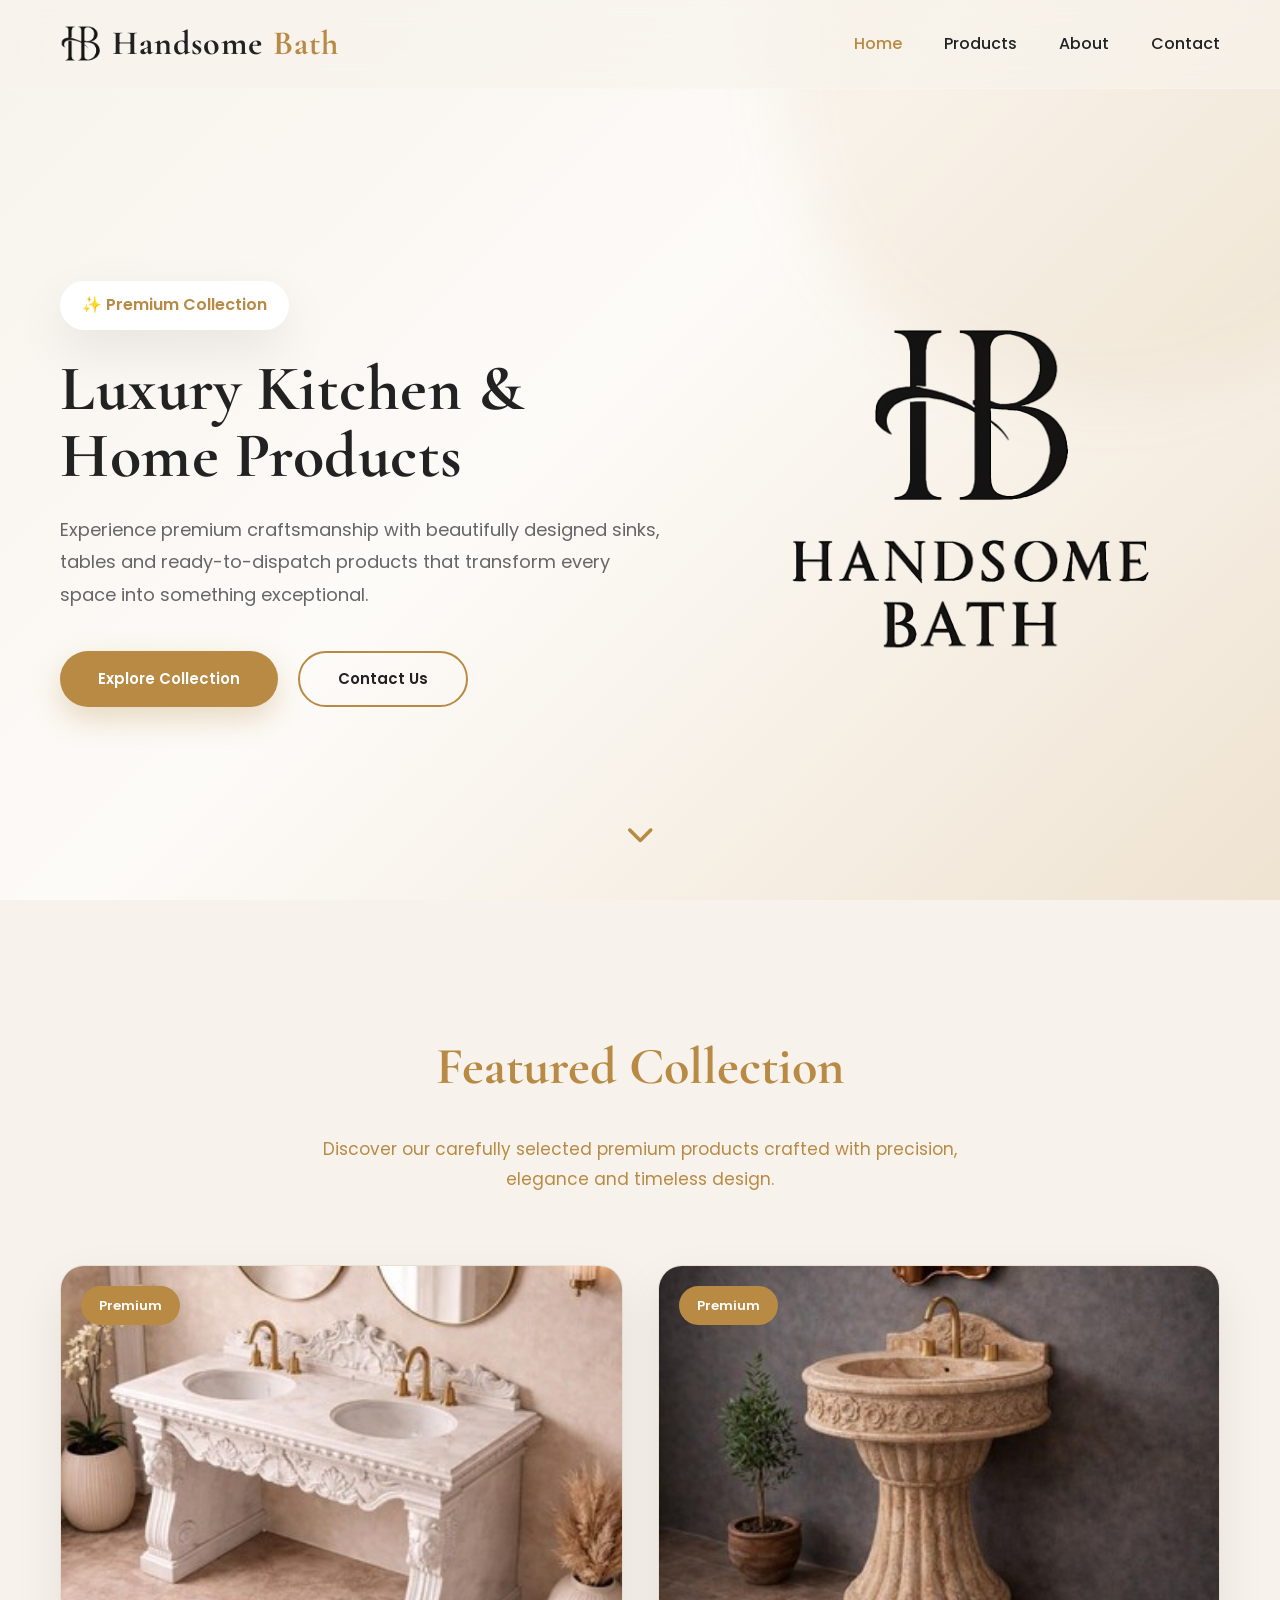
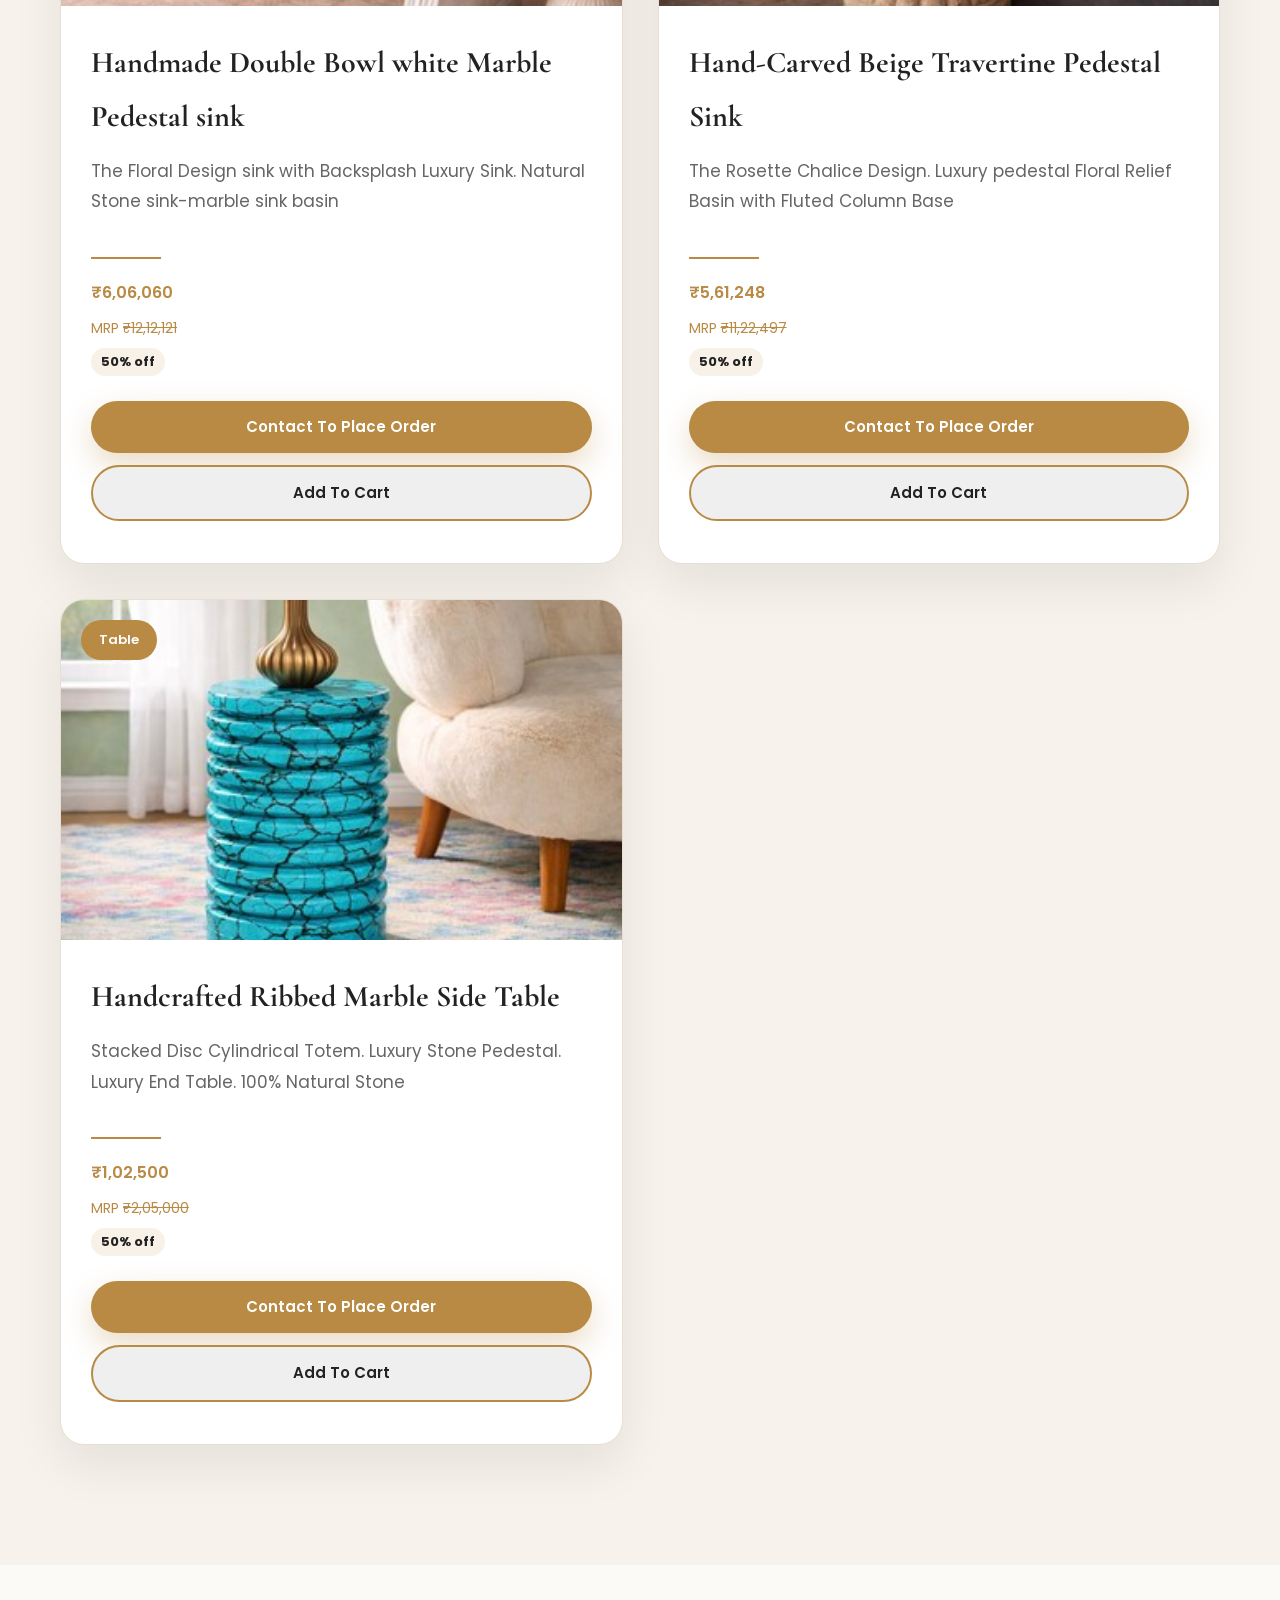
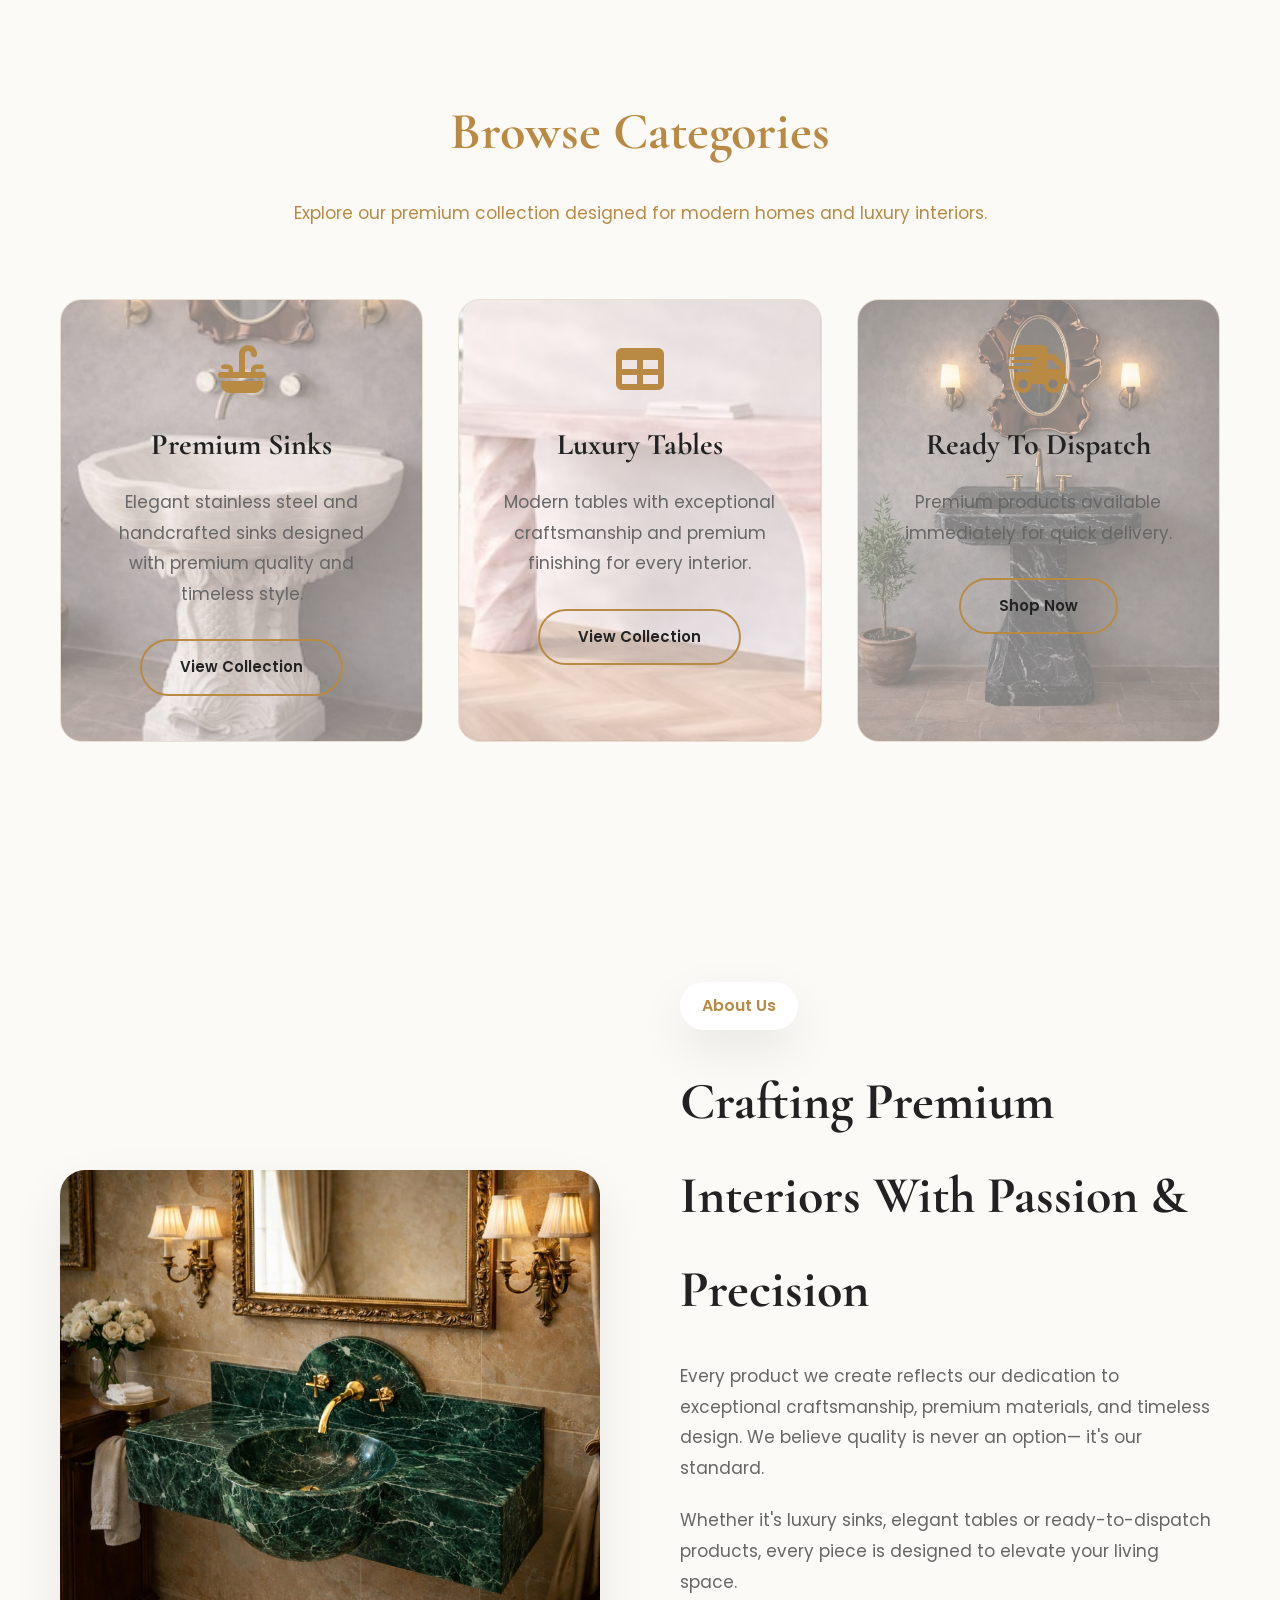
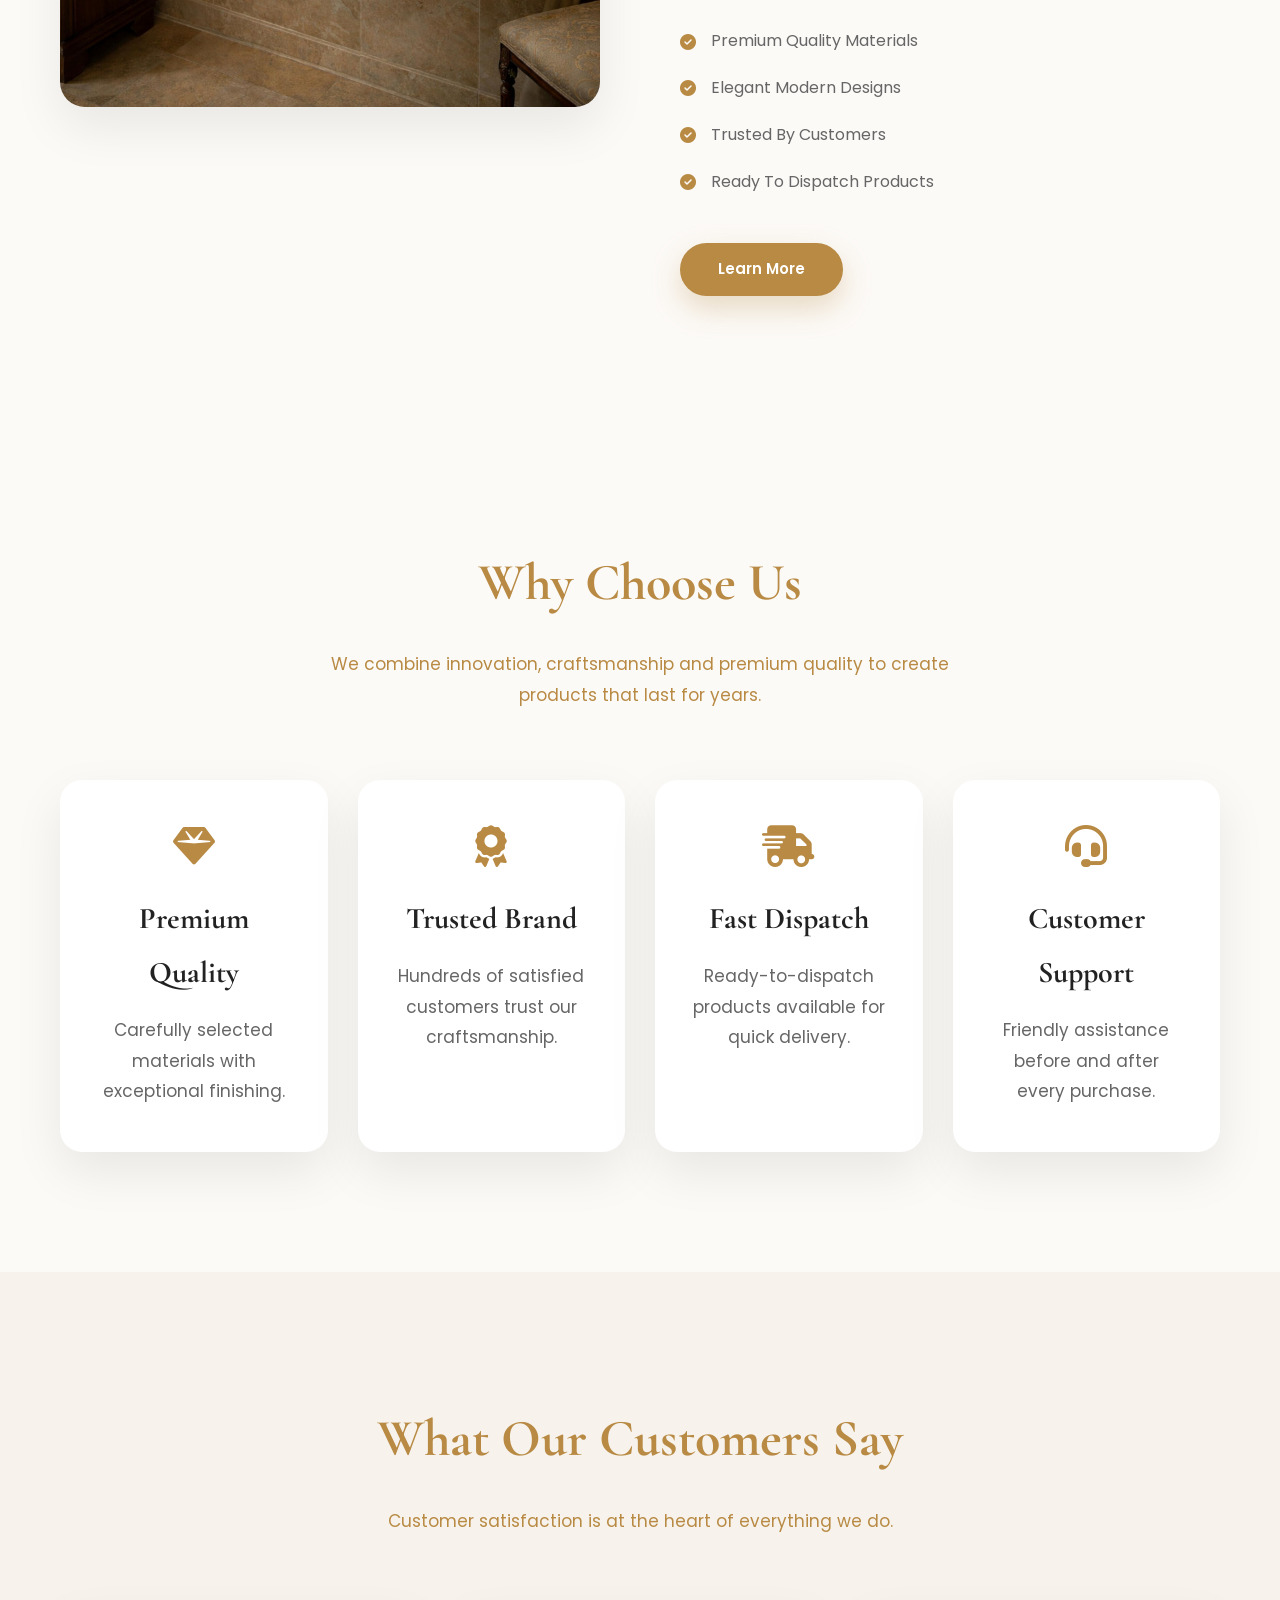
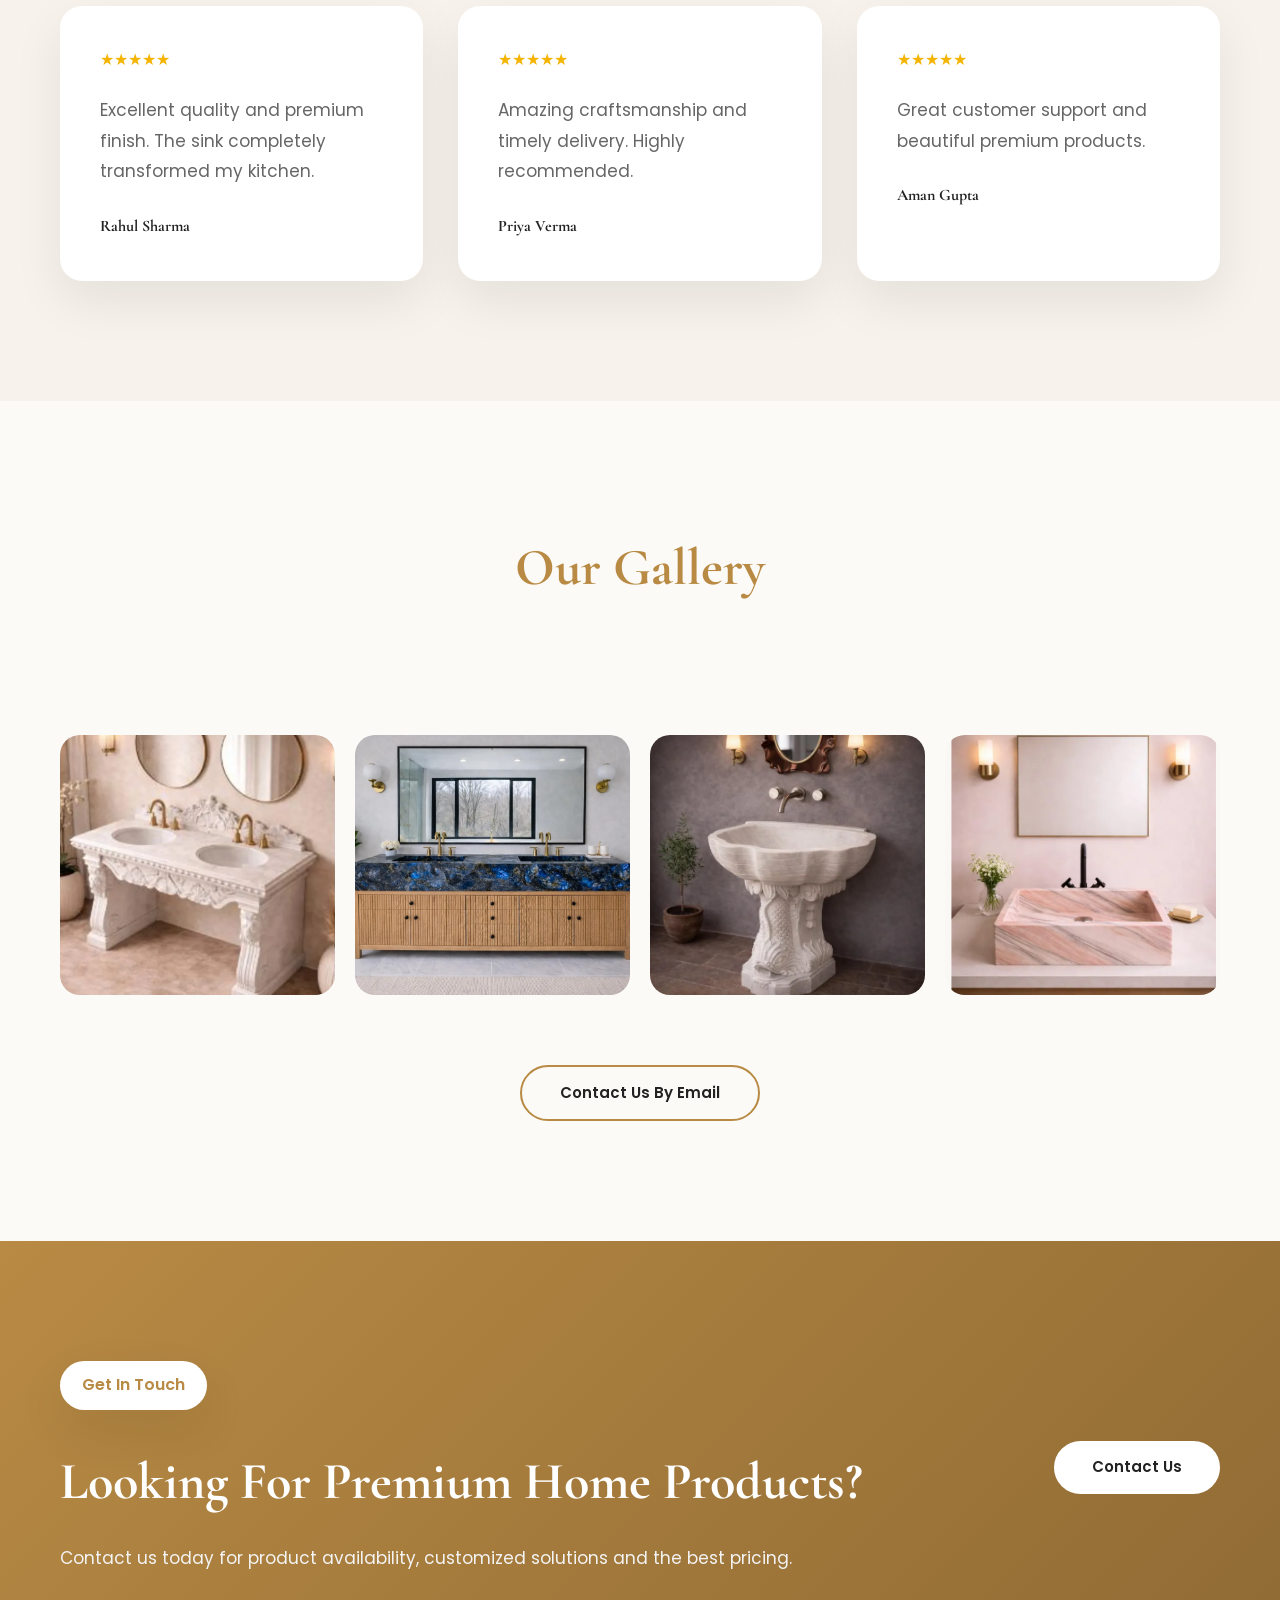
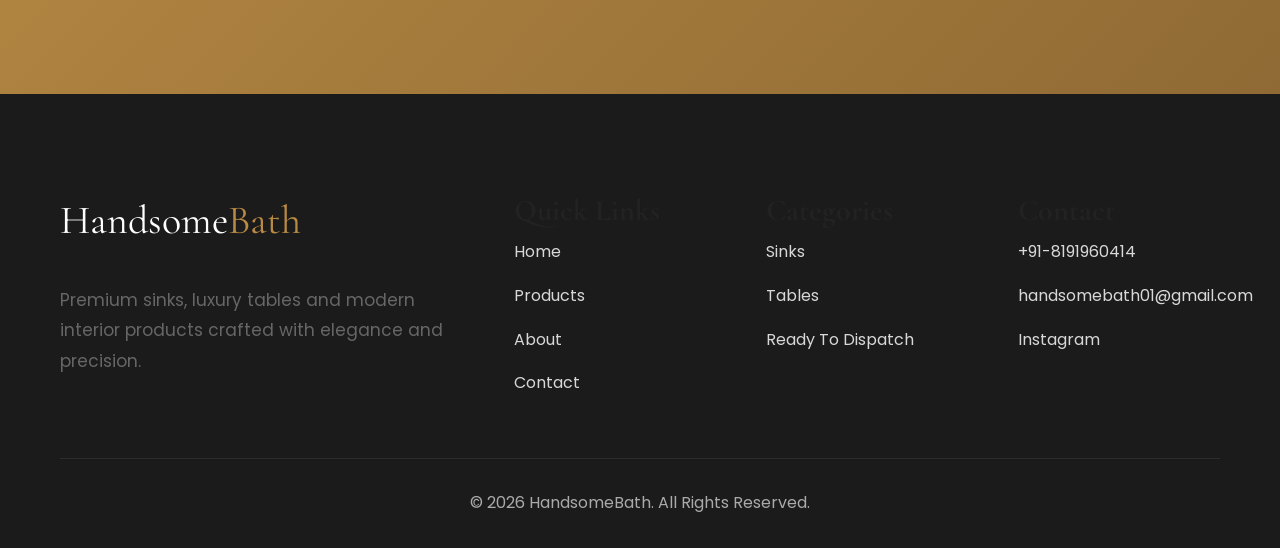
<file: index.html>
<!DOCTYPE html>
<html lang="en">

<head>

    <meta charset="UTF-8">

    <meta name="viewport"
          content="width=device-width, initial-scale=1.0">

    <title>HandsomeBath | Premium Kitchen & Interior</title>

    <meta name="description"
          content="Premium sinks, luxury tables and ready-to-dispatch interior products.">

    <link rel="icon"
          href="assets/images/logo/favicon.png">

    <!-- Google Fonts are imported in CSS -->

    <link rel="stylesheet"
          href="assets/css/style.css">

    <link rel="stylesheet"
          href="assets/css/responsive.css">

    <link rel="stylesheet"
          href="https://cdnjs.cloudflare.com/ajax/libs/font-awesome/6.6.0/css/all.min.css">

</head>

<body>

<!--=========================================================
HEADER
==========================================================-->

<header>

    <div class="container navbar">

        <a href="index.html"
           class="logo">
            <img src="assets/images/logo/handsome-bath-monogram.png" alt="Handsome Bath Logo" class="nav-logo">
            Handsome<span>Bath</span>
        </a>

        <ul class="nav-links">

            <li>

                <a href="index.html"
                   class="active">

                    Home

                </a>

            </li>

            <li>

                <a href="products.html">

                    Products

                </a>

            </li>

            <li>

                <a href="about.html">

                    About

                </a>

            </li>

            <li>

                <a href="contact.html">

                    Contact

                </a>

            </li>

        </ul>

        <div class="menu-btn">

            <i class="fa-solid fa-bars"></i>

        </div>

    </div>

</header>





<!--=========================================================
HERO
==========================================================-->

<section class="hero">

<div class="container">

<div class="hero-wrapper">




<!-- LEFT -->

<div class="hero-content reveal">

<div class="hero-tag">

✨ Premium Collection

</div>

<h1>

Luxury Kitchen
&
Home Products

</h1>

<p>

Experience premium craftsmanship with beautifully
designed sinks, tables and ready-to-dispatch
products that transform every space into
something exceptional.

</p>

<div class="hero-buttons">

<a href="products.html"
class="btn btn-primary">

Explore Collection

</a>

<a href="contact.html"
class="btn btn-outline">

Contact Us

</a>

</div>

</div>





<!-- RIGHT -->

<div class="hero-image reveal">

<img src="assets/images/hero/handsome-bath-logo.png"
alt="Handsome Bath Logo"
class="hero-logo">

</div>

</div>

</div>

<div class="scroll-down">

<i class="fa-solid fa-chevron-down"></i>

</div>

</section>





<!--=========================================================
FEATURED COLLECTION
==========================================================-->

<section class="featured">

<div class="container">

<h2 class="section-title reveal">

Featured Collection

</h2>

<p class="section-subtitle reveal">

Discover our carefully selected premium products
crafted with precision, elegance and timeless design.

</p>





<div class="product-grid">

    <div class="product-card reveal">
        <div class="product-image">
            <span class="product-badge">Premium</span>
            <img src="assets/images/products/il_340x270.7879505067_onnh.jpg" alt="Handmade Double Bowl white Marble Pedestal sink - The Floral Design sink with Backsplash Luxury Sink - Natural Stone sink-marble sink basin">
        </div>
        <div class="product-content">
            <h3>Handmade Double Bowl white Marble Pedestal sink</h3>
            <p>The Floral Design sink with Backsplash Luxury Sink. Natural Stone sink-marble sink basin</p>
            <div class="product-divider"></div>
            <div class="product-price-block">
                <div class="product-price">₹6,06,060</div>
                <div class="product-mrp">MRP <span>₹12,12,121</span></div>
                <div class="product-discount">50% off</div>
            </div>
            <a href="https://wa.me/918191960414?text=Hello%20HandsomeBath%2C%20I%20am%20interested%20in%20ordering%20the%20'Handmade%20Double%20Bowl%20white%20Marble%20Pedestal%20sink'%20priced%20at%20%E2%82%B96%2C06%2C060." target="_blank" rel="noopener" class="btn btn-primary">Contact To Place Order</a>
            <button class="btn btn-outline add-to-cart" type="button" data-name="Handmade Double Bowl white Marble Pedestal sink" data-price="606060" data-image="assets/images/products/il_340x270.7879505067_onnh.jpg">Add To Cart</button>
        </div>
    </div>

    <div class="product-card reveal">
        <div class="product-image">
            <span class="product-badge">Premium</span>
            <img src="assets/images/products/il_340x270.7838852772_ny1l.jpg" alt="Hand-Carved Beige Travertine Pedestal Sink - The Rosette Chalice Design - Luxury pedestal Floral Relief Basin with Fluted Column Base">
        </div>
        <div class="product-content">
            <h3>Hand-Carved Beige Travertine Pedestal Sink</h3>
            <p>The Rosette Chalice Design. Luxury pedestal Floral Relief Basin with Fluted Column Base</p>
            <div class="product-divider"></div>
            <div class="product-price-block">
                <div class="product-price">₹5,61,248</div>
                <div class="product-mrp">MRP <span>₹11,22,497</span></div>
                <div class="product-discount">50% off</div>
            </div>
            <a href="https://wa.me/918191960414?text=Hello%20HandsomeBath%2C%20I%20am%20interested%20in%20ordering%20the%20'Hand-Carved%20Beige%20Travertine%20Pedestal%20Sink'%20priced%20at%20%E2%82%B95%2C61%2C248." target="_blank" rel="noopener" class="btn btn-primary">Contact To Place Order</a>
            <button class="btn btn-outline add-to-cart" type="button" data-name="Hand-Carved Beige Travertine Pedestal Sink" data-price="561248" data-image="assets/images/products/il_340x270.7838852772_ny1l.jpg">Add To Cart</button>
        </div>
    </div>

    <div class="product-card reveal">
        <div class="product-image">
            <span class="product-badge">Table</span>
            <img src="assets/images/products/il_340x270.7688243954_1jl7.jpg" alt="Handcrafted Ribbed Marble Side Table - Stacked Disc Cylindrical Totem - Luxury Stone Pedestal - Luxury End Table - 100% Natural Stone">
        </div>
        <div class="product-content">
            <h3>Handcrafted Ribbed Marble Side Table</h3>
            <p>Stacked Disc Cylindrical Totem. Luxury Stone Pedestal. Luxury End Table. 100% Natural Stone</p>
            <div class="product-divider"></div>
            <div class="product-price-block">
                <div class="product-price">₹1,02,500</div>
                <div class="product-mrp">MRP <span>₹2,05,000</span></div>
                <div class="product-discount">50% off</div>
            </div>
            <a href="https://wa.me/918191960414?text=Hello%20HandsomeBath%2C%20I%20am%20interested%20in%20ordering%20the%20'Handcrafted%20Ribbed%20Marble%20Side%20Table'%20priced%20at%20%E2%82%B91%2C02%2C500." target="_blank" rel="noopener" class="btn btn-primary">Contact To Place Order</a>
            <button class="btn btn-outline add-to-cart" type="button" data-name="Handcrafted Ribbed Marble Side Table" data-price="102500" data-image="assets/images/products/il_340x270.7688243954_1jl7.jpg">Add To Cart</button>
        </div>
    </div>

</div>

</div>

</section>
<!--=========================================================
OUR CATEGORIES
==========================================================-->

<section class="categories">

    <div class="container">

        <h2 class="section-title reveal">

            Browse Categories

        </h2>

        <p class="section-subtitle reveal">

            Explore our premium collection designed for modern
            homes and luxury interiors.

        </p>

        <div class="category-grid">

            <!-- Category 1 -->

            <div class="category-card sinks-bg reveal">

                <i class="fa-solid fa-sink"></i>

                <h3>

                    Premium Sinks

                </h3>

                <p>

                    Elegant stainless steel and handcrafted sinks
                    designed with premium quality and timeless style.

                </p>

                <a href="products.html#sinks"
                   class="btn btn-outline">

                    View Collection

                </a>

            </div>

            <!-- Category 2 -->

            <div class="category-card tables-bg reveal">

                <i class="fa-solid fa-table"></i>

                <h3>

                    Luxury Tables

                </h3>

                <p>

                    Modern tables with exceptional craftsmanship
                    and premium finishing for every interior.

                </p>

                <a href="products.html#tables"
                   class="btn btn-outline">

                    View Collection

                </a>

            </div>

            <!-- Category 3 -->

            <div class="category-card ready-bg reveal">

                <i class="fa-solid fa-truck-fast"></i>

                <h3>

                    Ready To Dispatch

                </h3>

                <p>

                    Premium products available immediately
                    for quick delivery.

                </p>

                <a href="products.html#ready"
                   class="btn btn-outline">

                    Shop Now

                </a>

            </div>

        </div>

    </div>

</section>





<!--=========================================================
ABOUT PREVIEW
==========================================================-->

<section class="about">

    <div class="container">

        <div class="about-wrapper">

            <!-- Image -->

            <div class="about-image reveal">

                <img src="assets/images/about/premium-interiors-green-basin.png"
                     alt="About Us">

            </div>





            <!-- Content -->

            <div class="about-content reveal">

                <div class="hero-tag">

                    About Us

                </div>

                <h2>

                    Crafting Premium Interiors
                    With Passion & Precision

                </h2>

                <p>

                    Every product we create reflects our
                    dedication to exceptional craftsmanship,
                    premium materials, and timeless design.
                    We believe quality is never an option—
                    it's our standard.

                </p>

                <p>

                    Whether it's luxury sinks, elegant
                    tables or ready-to-dispatch products,
                    every piece is designed to elevate
                    your living space.

                </p>

                <ul class="about-list">

                    <li>

                        <i class="fa-solid fa-circle-check"></i>

                        Premium Quality Materials

                    </li>

                    <li>

                        <i class="fa-solid fa-circle-check"></i>

                        Elegant Modern Designs

                    </li>

                    <li>

                        <i class="fa-solid fa-circle-check"></i>

                        Trusted By Customers

                    </li>

                    <li>

                        <i class="fa-solid fa-circle-check"></i>

                        Ready To Dispatch Products

                    </li>

                </ul>

                <br>

                <a href="about.html"
                   class="btn btn-primary">

                    Learn More

                </a>

            </div>

        </div>

    </div>

</section>





<!--=========================================================
WHY CHOOSE US
==========================================================-->

<section class="features">

    <div class="container">

        <h2 class="section-title reveal">

            Why Choose Us

        </h2>

        <p class="section-subtitle reveal">

            We combine innovation, craftsmanship and
            premium quality to create products that
            last for years.

        </p>





        <div class="feature-grid">

            <div class="feature-card reveal">

                <i class="fa-solid fa-gem"></i>

                <h3>

                    Premium Quality

                </h3>

                <p>

                    Carefully selected materials
                    with exceptional finishing.

                </p>

            </div>





            <div class="feature-card reveal">

                <i class="fa-solid fa-award"></i>

                <h3>

                    Trusted Brand

                </h3>

                <p>

                    Hundreds of satisfied customers
                    trust our craftsmanship.

                </p>

            </div>





            <div class="feature-card reveal">

                <i class="fa-solid fa-truck-fast"></i>

                <h3>

                    Fast Dispatch

                </h3>

                <p>

                    Ready-to-dispatch products
                    available for quick delivery.

                </p>

            </div>





            <div class="feature-card reveal">

                <i class="fa-solid fa-headset"></i>

                <h3>

                    Customer Support

                </h3>

                <p>

                    Friendly assistance before
                    and after every purchase.

                </p>

            </div>

        </div>

    </div>

</section>





<!--=========================================================
CUSTOMER REVIEWS
==========================================================-->

<section>

    <div class="container">

        <h2 class="section-title reveal">

            What Our Customers Say

        </h2>

        <p class="section-subtitle reveal">

            Customer satisfaction is at the heart of everything we do.

        </p>





        <div class="testimonial-grid">

            <div class="testimonial reveal">

                <div class="stars">

                    ★★★★★

                </div>

                <p>

                    Excellent quality and premium finish.
                    The sink completely transformed my kitchen.

                </p>

                <h4>

                    Rahul Sharma

                </h4>

            </div>





            <div class="testimonial reveal">

                <div class="stars">

                    ★★★★★

                </div>

                <p>

                    Amazing craftsmanship and timely delivery.
                    Highly recommended.

                </p>

                <h4>

                    Priya Verma

                </h4>

            </div>





            <div class="testimonial reveal">

                <div class="stars">

                    ★★★★★

                </div>

                <p>

                    Great customer support and beautiful
                    premium products.

                </p>

                <h4>

                    Aman Gupta

                </h4>

            </div>

        </div>

    </div>

</section>
<!--=========================================================
INSTAGRAM GALLERY
==========================================================-->

<section class="instagram">

    <div class="container">

        <h2 class="section-title reveal">

            Our Gallery

        </h2>

        <p class="section-subtitle reveal">

            Explore our latest premium collections and
            completed installations.

        </p>





        <div class="instagram-grid">

            <div class="instagram-item reveal">

                <img src="assets/images/about/luxury-home-vanity.png"
                     alt="Luxury stone vanity">

            </div>

            <div class="instagram-item reveal">

                <img src="assets/images/about/passion-stone-vanity.png"
                     alt="Blue stone vanity">

            </div>

            <div class="instagram-item reveal">

                <img src="assets/images/about/manufacturing-basin.png"
                     alt="Handcrafted stone basin">

            </div>

            <div class="instagram-item reveal">

                <img src="assets/images/gallery/pink-stone-basin.png"
                     alt="Pink stone basin">

            </div>

        </div>

        <div class="text-center mt-3">

            <a href="mailto:handsomebath01@gmail.com"
               target="_blank"
               class="btn btn-outline">

                Contact Us By Email

            </a>

        </div>

    </div>

</section>





<!--=========================================================
CALL TO ACTION
==========================================================-->

<section class="cta">

    <div class="container">

        <div class="cta-wrapper">

            <div>

                <div class="hero-tag">

                    Get In Touch

                </div>

                <h2>

                    Looking For Premium
                    Home Products?

                </h2>

                <p>

                    Contact us today for product availability,
                    customized solutions and the best pricing.

                </p>

            </div>





            <a href="contact.html"
               class="btn">

                Contact Us

            </a>

        </div>

    </div>

</section>





<!--=========================================================
FOOTER
==========================================================-->

<footer>

    <div class="container">

        <div class="footer-grid">

            <!-- Company -->

            <div>

                <div class="footer-logo">

                    Handsome<span>Bath</span>

                </div>

                <br>

                <p>

                    Premium sinks, luxury tables and
                    modern interior products crafted
                    with elegance and precision.

                </p>

            </div>





            <!-- Quick Links -->

            <div>

                <h3>

                    Quick Links

                </h3>

                <div class="footer-links">

                    <a href="index.html">

                        Home

                    </a>

                    <a href="products.html">

                        Products

                    </a>

                    <a href="about.html">

                        About

                    </a>

                    <a href="contact.html">

                        Contact

                    </a>

                </div>

            </div>





            <!-- Categories -->

            <div>

                <h3>

                    Categories

                </h3>

                <div class="footer-links">

                    <a href="products.html#sinks">

                        Sinks

                    </a>

                    <a href="products.html#tables">

                        Tables

                    </a>

                    <a href="products.html#ready">

                        Ready To Dispatch

                    </a>

                </div>

            </div>





            <!-- Contact -->

            <div>

                <h3>

                    Contact

                </h3>

                <div class="footer-links">

                    <a href="tel:+918191960414">

                        +91-8191960414

                    </a>

                    <a href="mailto:handsomebath01@gmail.com">

                        handsomebath01@gmail.com

                    </a>

                    <a href="mailto:handsomebath01@gmail.com"
                       target="_blank">

                        Instagram

                    </a>

                </div>

            </div>

        </div>





        <div class="footer-bottom">

            © 2026 HandsomeBath. All Rights Reserved.

        </div>

    </div>

</footer>





<!--=========================================================
BACK TO TOP
==========================================================-->

<div class="top-btn">

    <i class="fa-solid fa-arrow-up"></i>

</div>





<!--=========================================================
JAVASCRIPT
==========================================================-->

<script src="assets/js/script.js"></script>

</body>

</html>
</file>
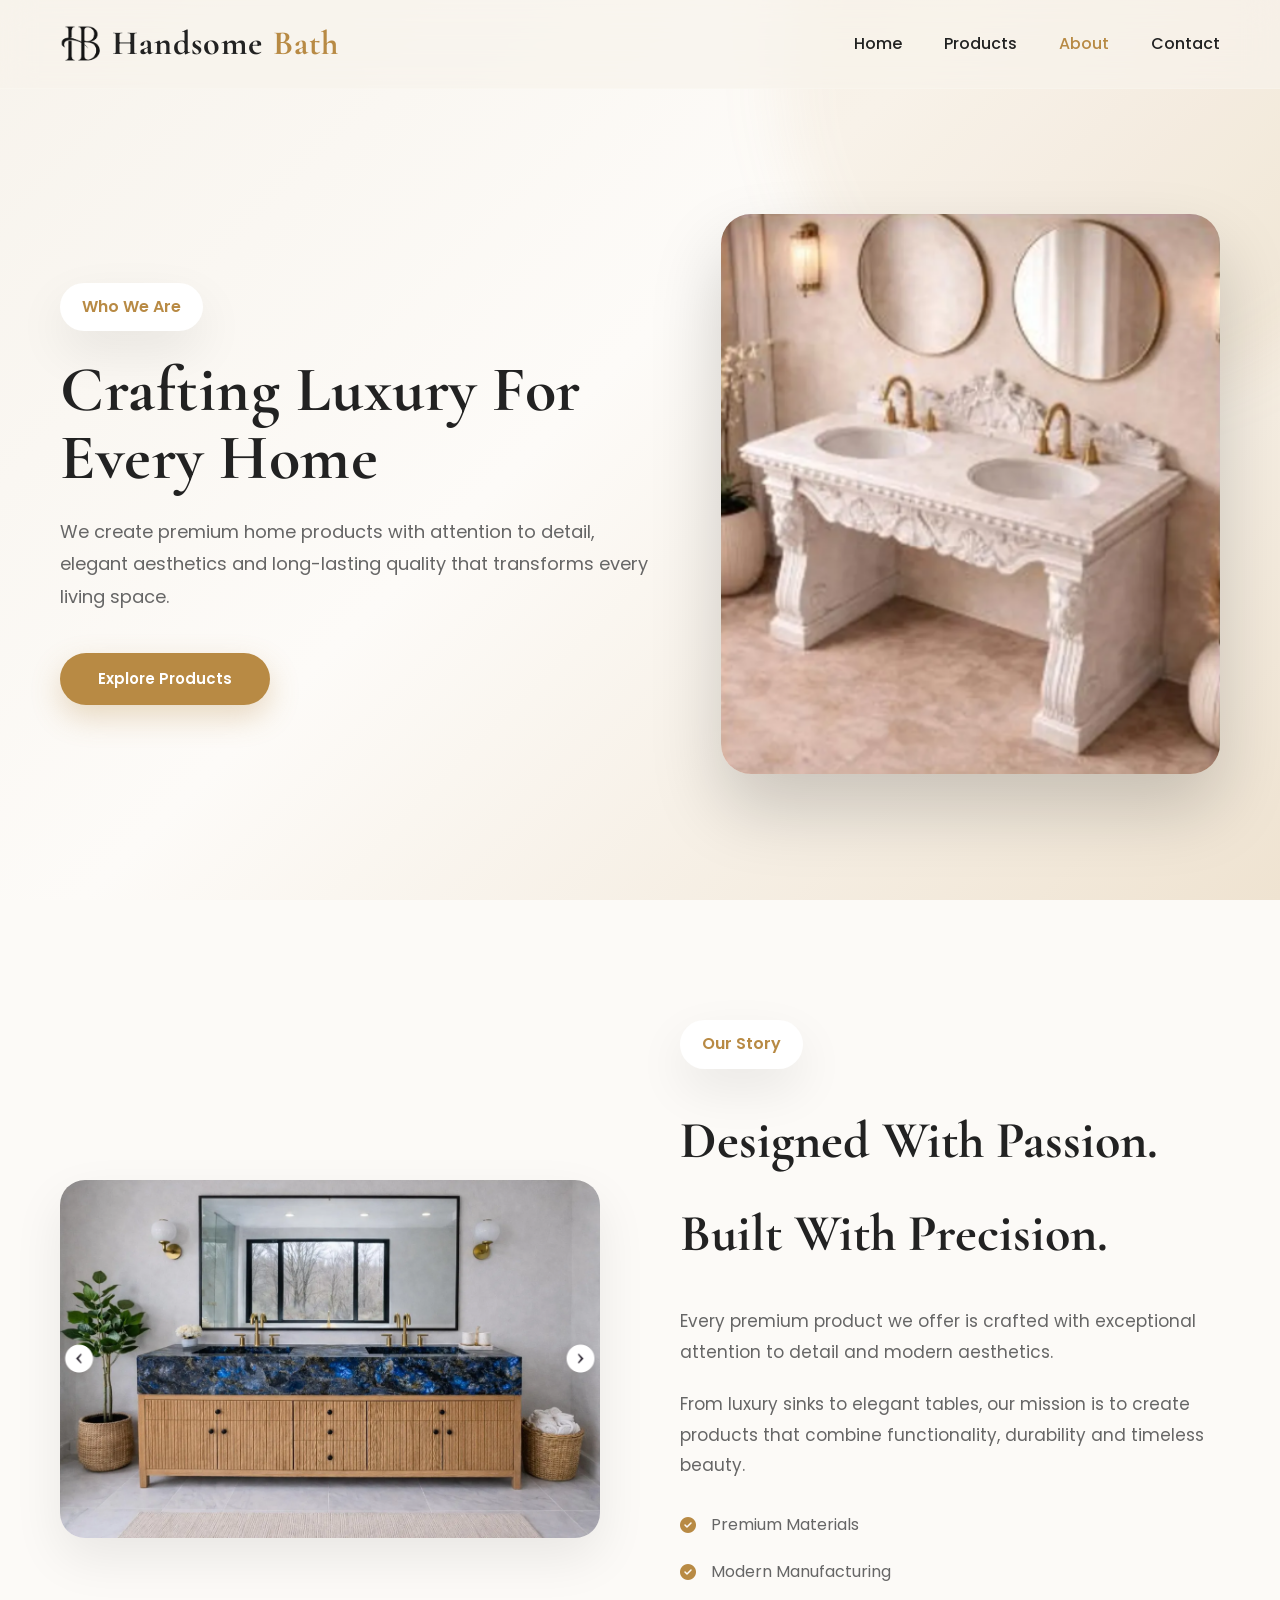
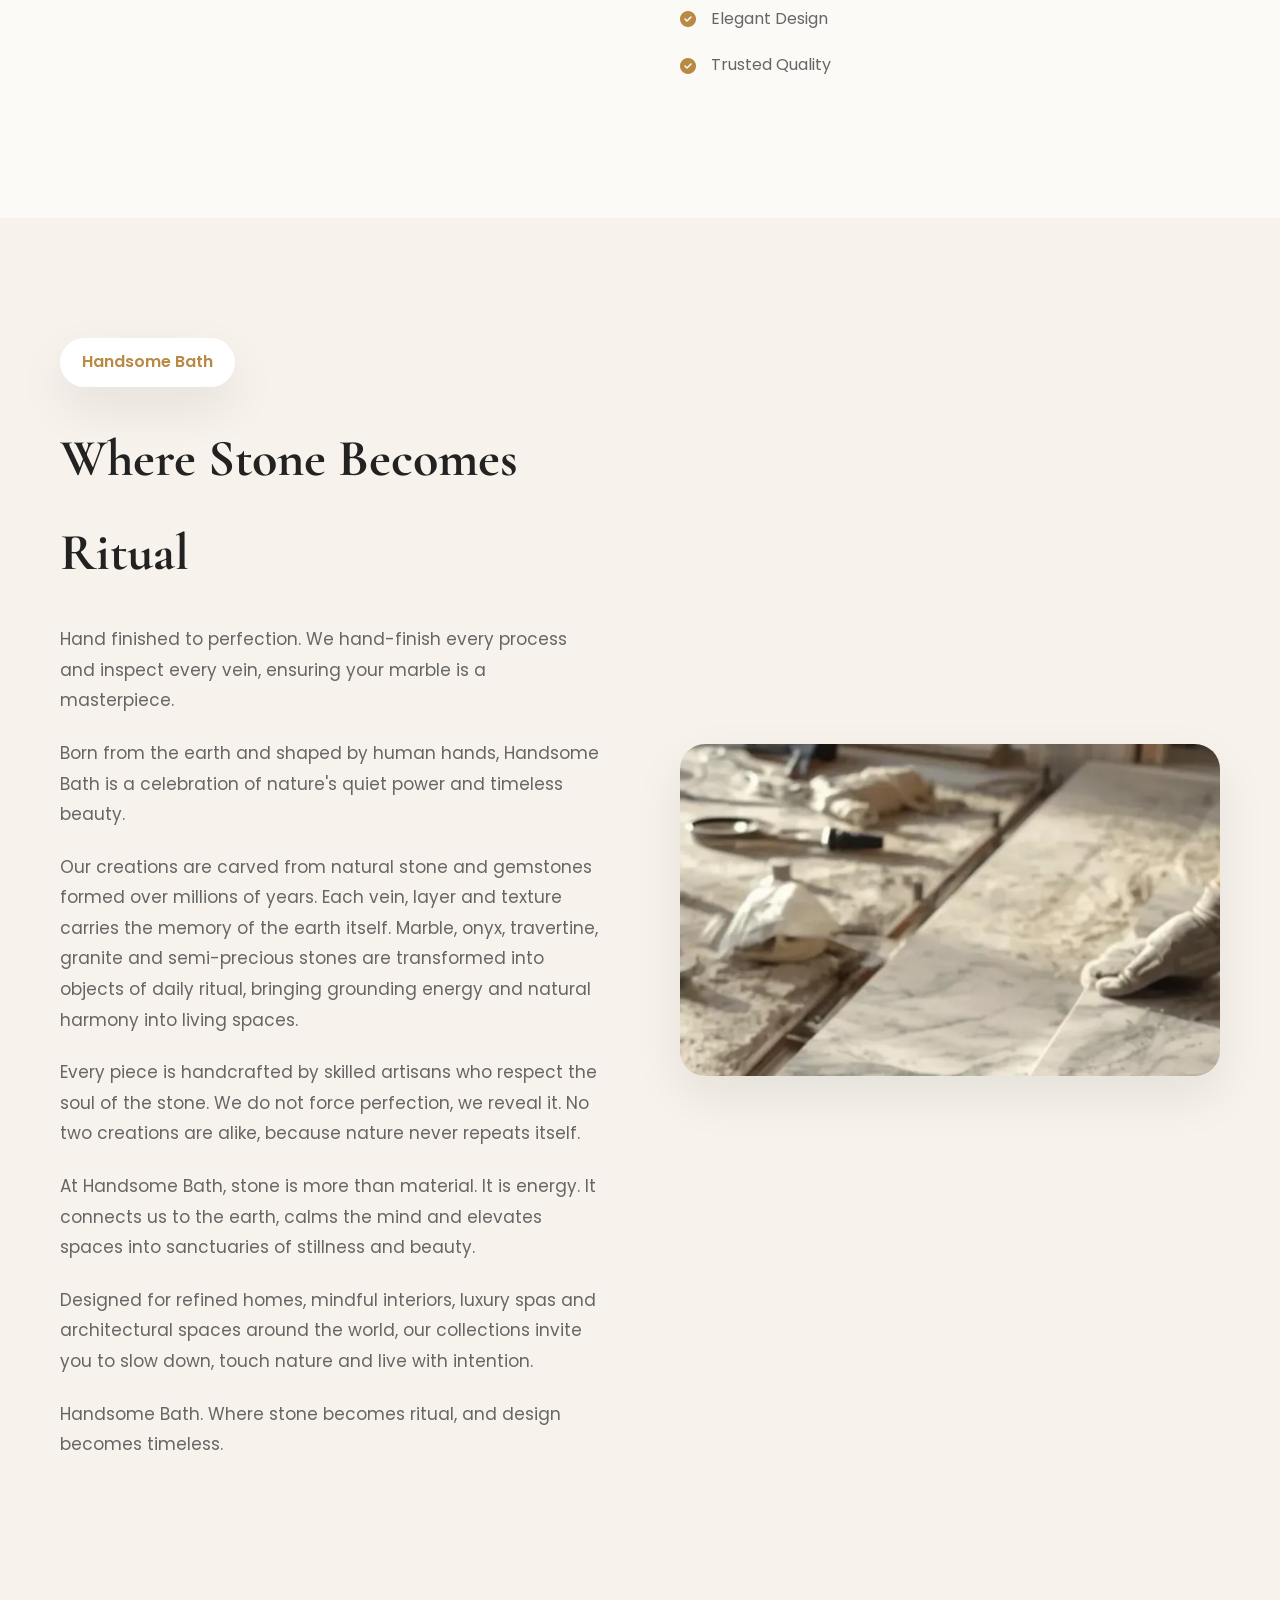
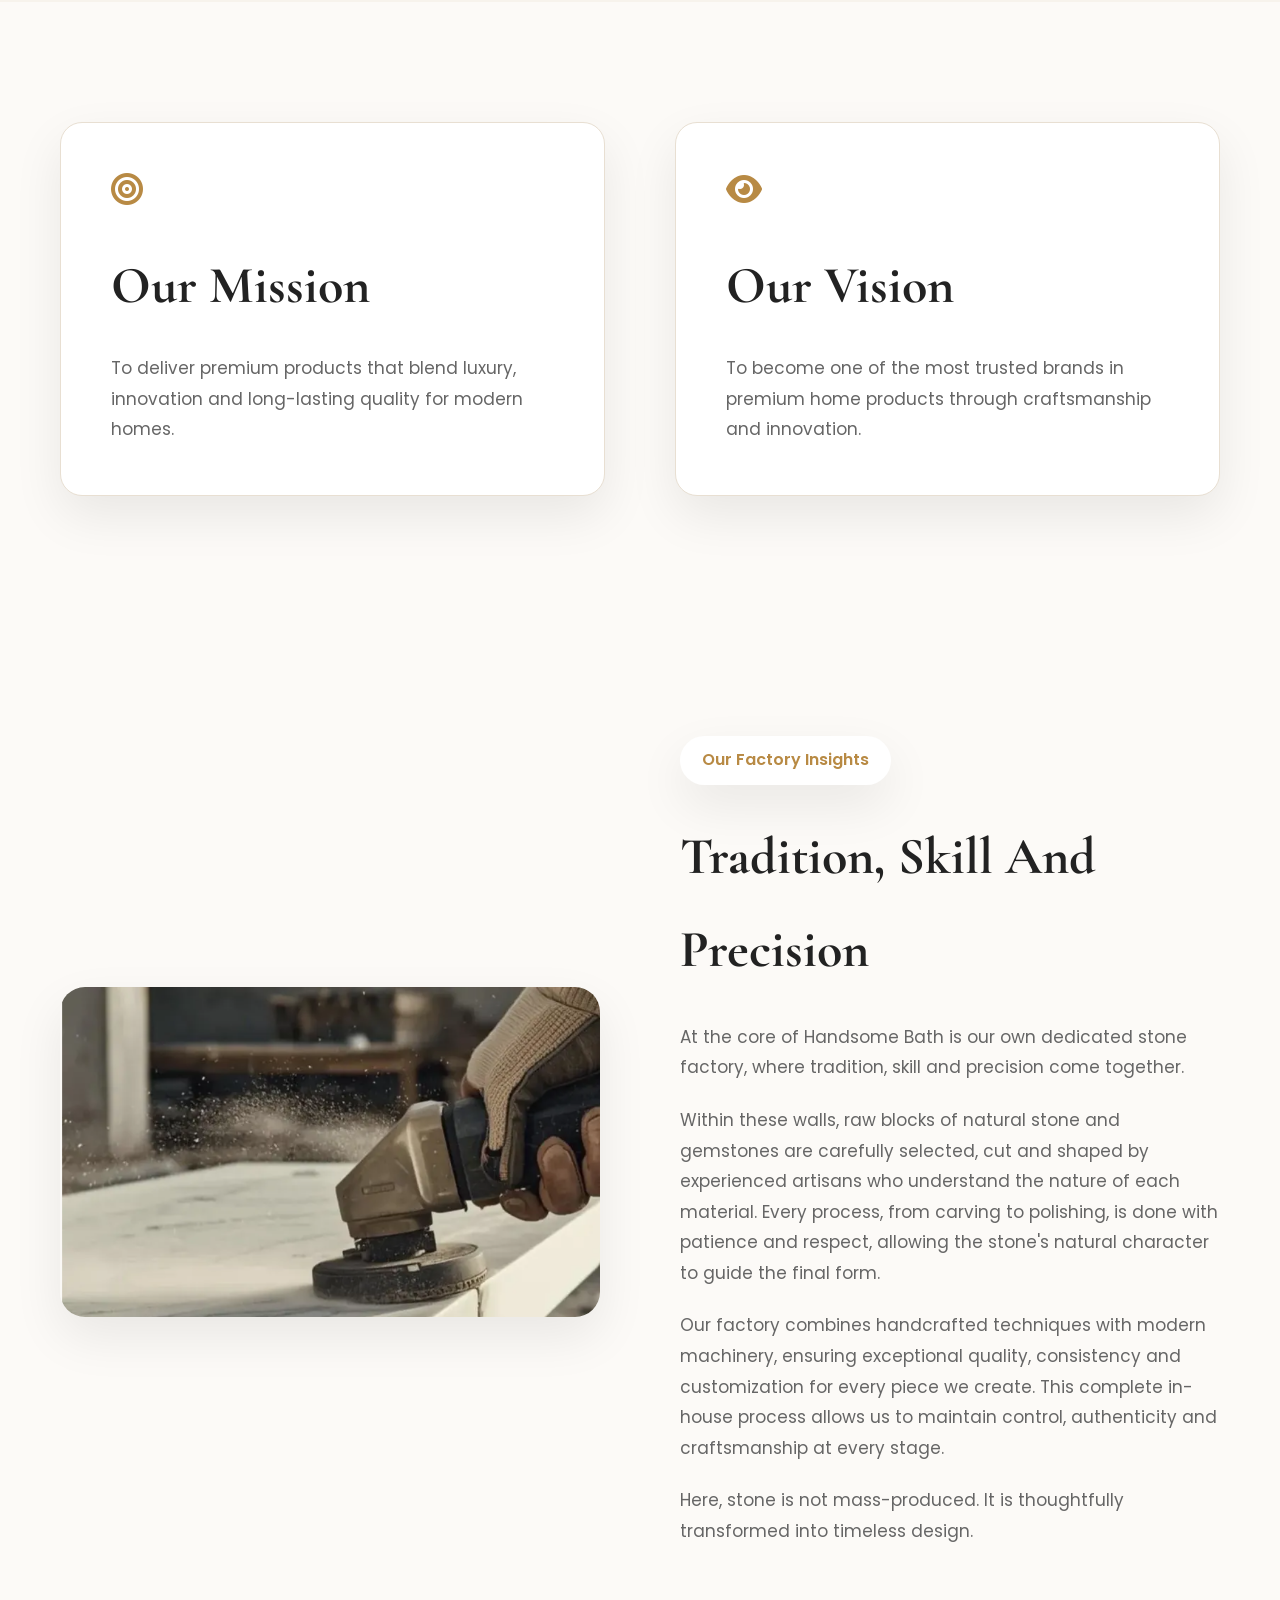
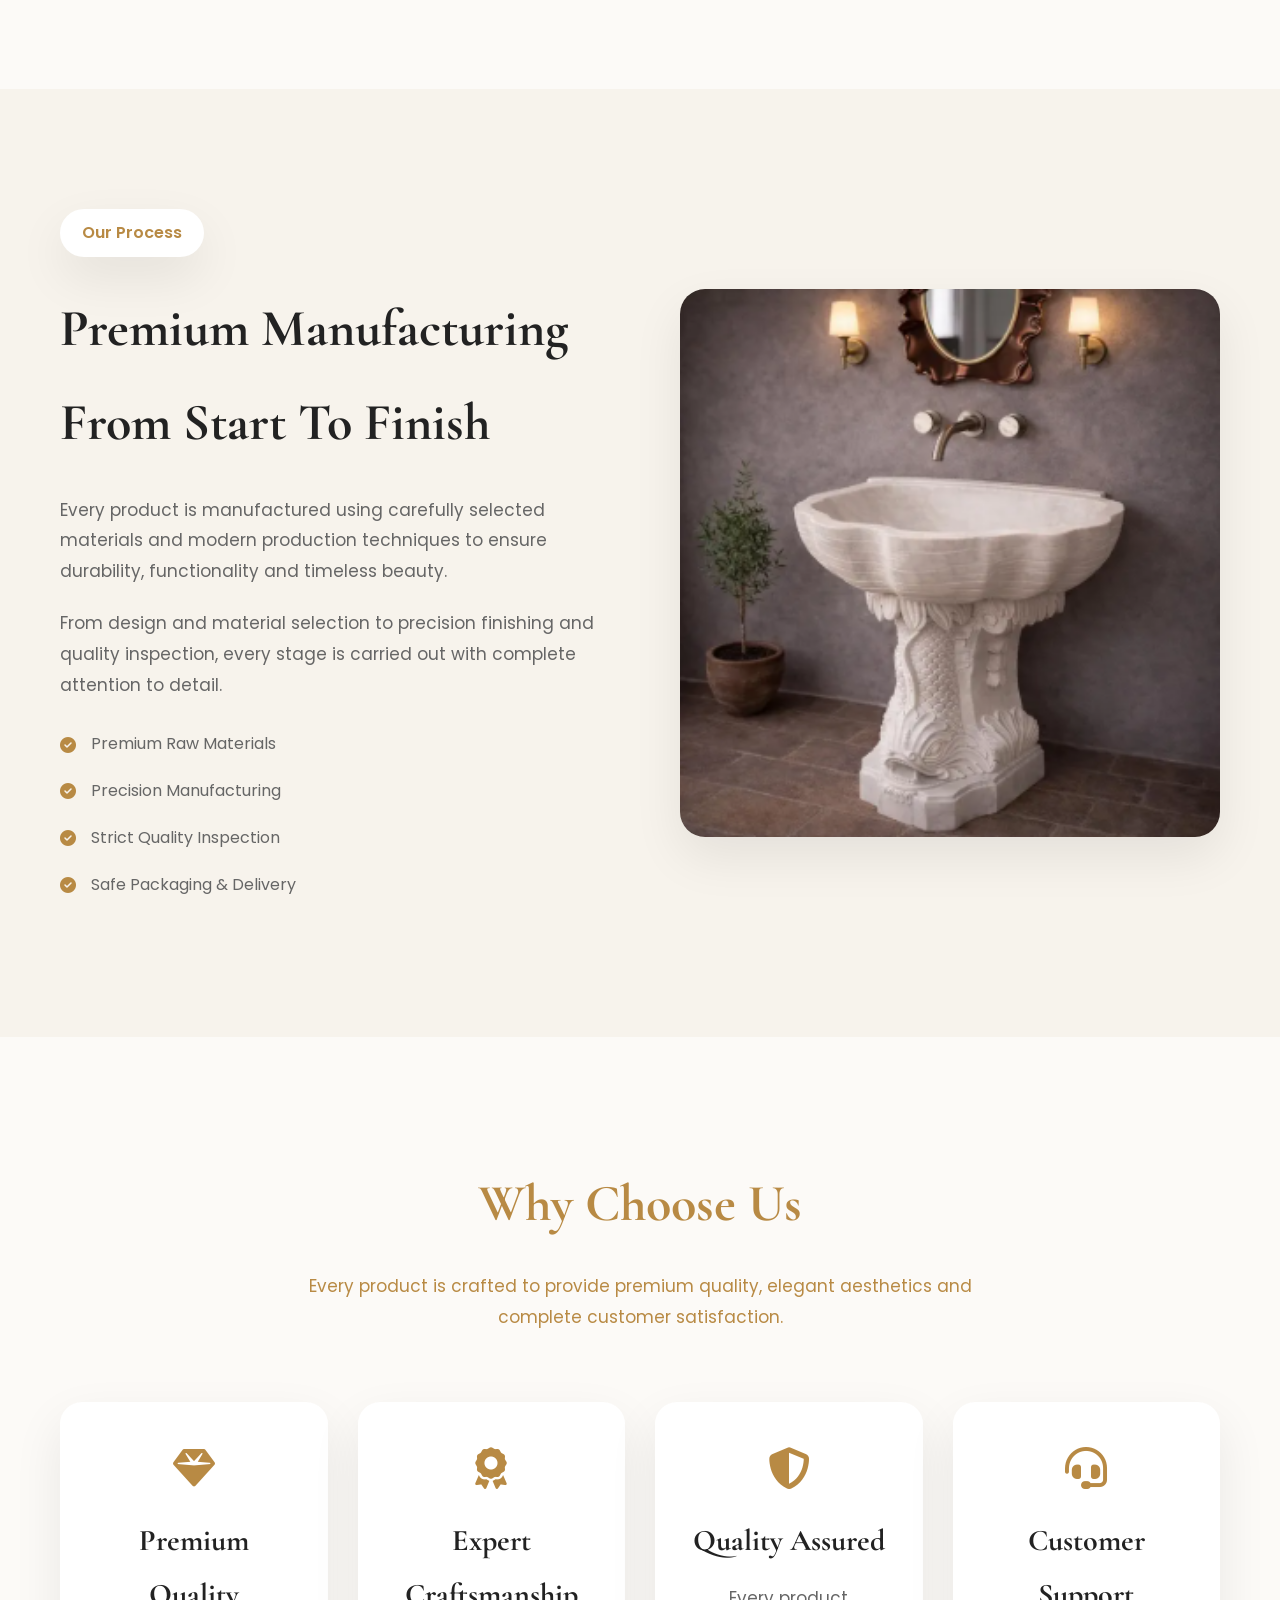
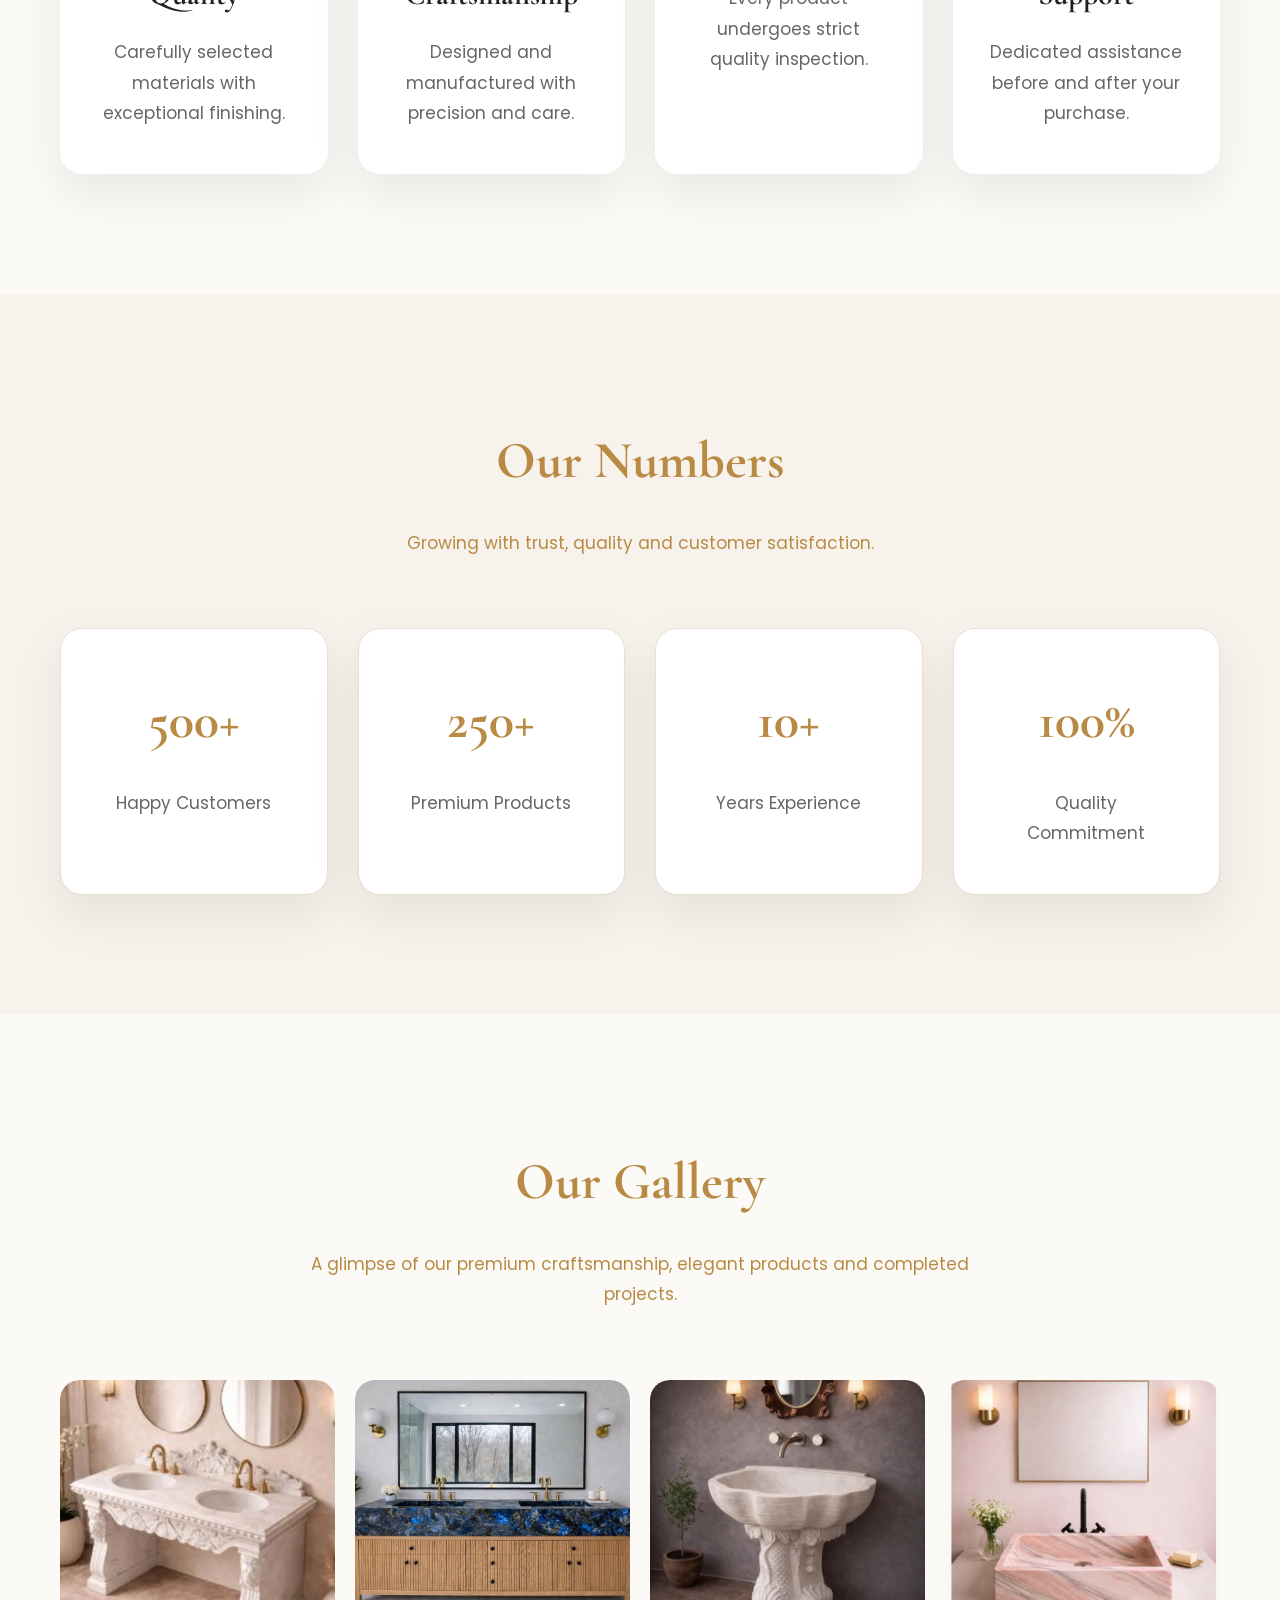
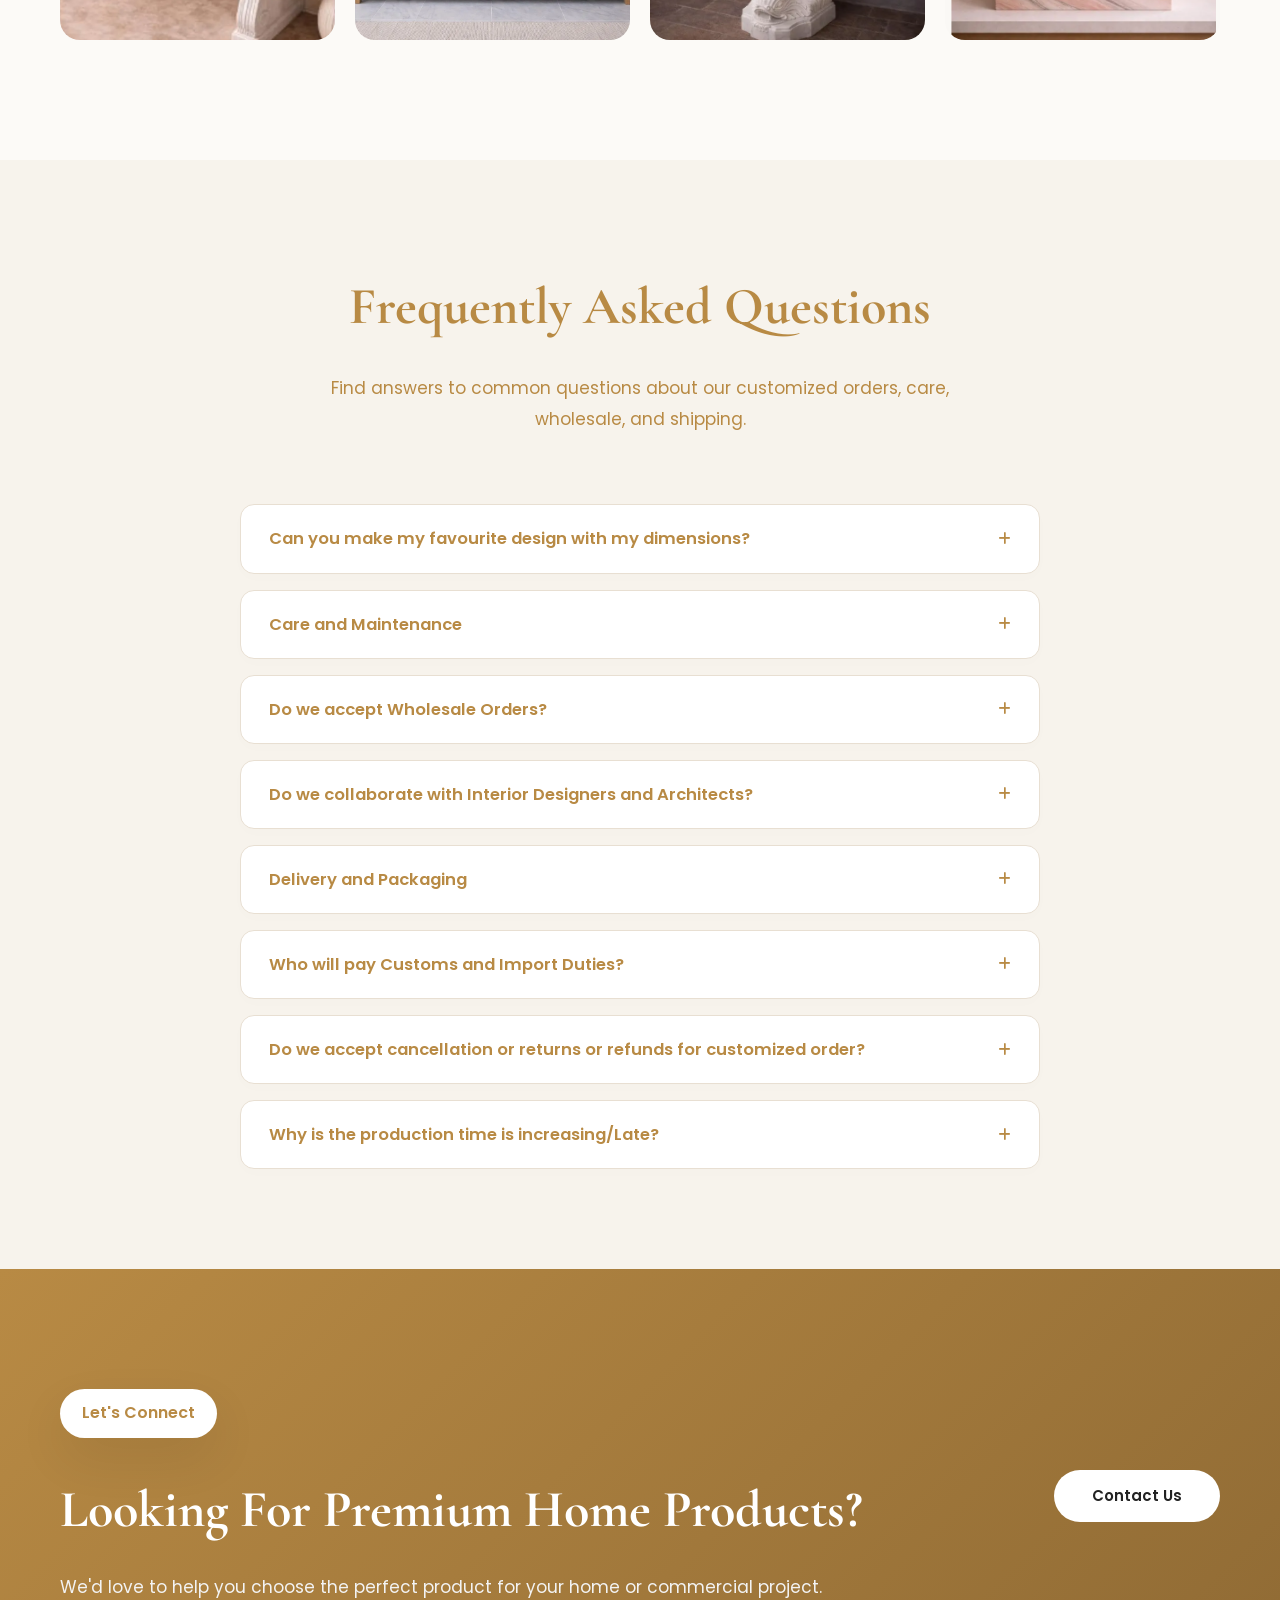
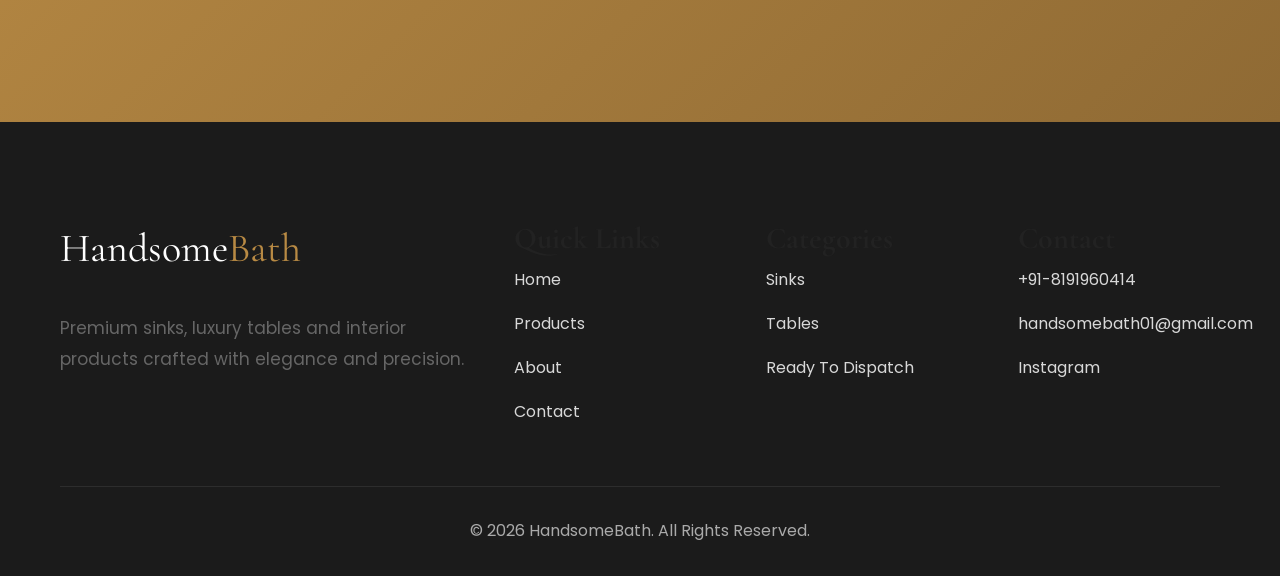
<file: about.html>
<!DOCTYPE html>
<html lang="en">

<head>

    <meta charset="UTF-8">

    <meta name="viewport"
          content="width=device-width, initial-scale=1.0">

    <title>About Us | HandsomeBath</title>

    <meta name="description"
          content="Learn more about our craftsmanship and premium products.">

    <link rel="icon"
          href="assets/images/logo/favicon.png">

    <link rel="stylesheet"
          href="assets/css/style.css">

    <link rel="stylesheet"
          href="assets/css/responsive.css">

    <link rel="stylesheet"
          href="https://cdnjs.cloudflare.com/ajax/libs/font-awesome/6.6.0/css/all.min.css">

</head>

<body>





<!--=========================================================
HEADER
==========================================================-->

<header>

    <div class="container navbar">

        <a href="index.html"
           class="logo">
            <img src="assets/images/logo/handsome-bath-monogram.png" alt="Handsome Bath Logo" class="nav-logo">
            Handsome<span>Bath</span>
        </a>

        <ul class="nav-links">

            <li>

                <a href="index.html">

                    Home

                </a>

            </li>

            <li>

                <a href="products.html">

                    Products

                </a>

            </li>

            <li>

                <a href="about.html"
                   class="active">

                    About

                </a>

            </li>

            <li>

                <a href="contact.html">

                    Contact

                </a>

            </li>

        </ul>

        <div class="menu-btn">

            <i class="fa-solid fa-bars"></i>

        </div>

    </div>

</header>





<!--=========================================================
HERO
==========================================================-->

<section class="hero">

<div class="container">

<div class="hero-wrapper">

<div class="hero-content reveal">

<div class="hero-tag">

Who We Are

</div>

<h1>

Crafting Luxury
For Every Home

</h1>

<p>

We create premium home products with
attention to detail, elegant aesthetics
and long-lasting quality that transforms
every living space.

</p>

<a href="products.html"
class="btn btn-primary">

Explore Products

</a>

</div>





<div class="hero-image reveal">

<img src="assets/images/about/luxury-home-vanity.png"
alt="About">

</div>

</div>

</div>

</section>





<!--=========================================================
OUR STORY
==========================================================-->

<section class="about">

<div class="container">

<div class="about-wrapper">

<div class="about-image reveal">

<img src="assets/images/about/passion-stone-vanity.png"
alt="Our Story">

</div>





<div class="about-content reveal">

<div class="hero-tag">

Our Story

</div>

<h2>

Designed With Passion.
Built With Precision.

</h2>

<p>

Every premium product we offer is
crafted with exceptional attention
to detail and modern aesthetics.

</p>

<p>

From luxury sinks to elegant tables,
our mission is to create products
that combine functionality,
durability and timeless beauty.

</p>

<ul class="about-list">

<li>

<i class="fa-solid fa-circle-check"></i>

Premium Materials

</li>

<li>

<i class="fa-solid fa-circle-check"></i>

Modern Manufacturing

</li>

<li>

<i class="fa-solid fa-circle-check"></i>

Elegant Design

</li>

<li>

<i class="fa-solid fa-circle-check"></i>

Trusted Quality

</li>

</ul>

</div>

</div>

</div>

</section>





<!--=========================================================
STONE RITUAL
==========================================================-->

<section>

    <div class="container">

        <div class="about-wrapper">

            <div class="about-content reveal">

                <div class="hero-tag">

                    Handsome Bath

                </div>

                <h2>

                    Where Stone Becomes Ritual

                </h2>

                <p>

                    Hand finished to perfection. We hand-finish every process
                    and inspect every vein, ensuring your marble is a masterpiece.

                </p>

                <p>

                    Born from the earth and shaped by human hands, Handsome Bath
                    is a celebration of nature's quiet power and timeless beauty.

                </p>

                <p>

                    Our creations are carved from natural stone and gemstones
                    formed over millions of years. Each vein, layer and texture
                    carries the memory of the earth itself. Marble, onyx,
                    travertine, granite and semi-precious stones are transformed
                    into objects of daily ritual, bringing grounding energy and
                    natural harmony into living spaces.

                </p>

                <p>

                    Every piece is handcrafted by skilled artisans who respect
                    the soul of the stone. We do not force perfection, we reveal
                    it. No two creations are alike, because nature never repeats
                    itself.

                </p>

                <p>

                    At Handsome Bath, stone is more than material. It is energy.
                    It connects us to the earth, calms the mind and elevates
                    spaces into sanctuaries of stillness and beauty.

                </p>

                <p>

                    Designed for refined homes, mindful interiors, luxury spas
                    and architectural spaces around the world, our collections
                    invite you to slow down, touch nature and live with intention.

                </p>

                <p>

                    Handsome Bath. Where stone becomes ritual, and design becomes
                    timeless.

                </p>

            </div>

            <div class="about-image reveal">

                <img src="assets/images/about/hand-finished-stone.png"
                     alt="Hand finished marble stone">

            </div>

        </div>

    </div>

</section>





<!--=========================================================
MISSION & VISION
==========================================================-->

<section class="light-bg">

<div class="container">

<div class="grid-2">

<div class="card reveal"
style="padding:50px;">

<i class="fa-solid fa-bullseye fa-2x gold"></i>

<br><br>

<h2>

Our Mission

</h2>

<p>

To deliver premium products
that blend luxury, innovation
and long-lasting quality for
modern homes.

</p>

</div>





<div class="card reveal"
style="padding:50px;">

<i class="fa-solid fa-eye fa-2x gold"></i>

<br><br>

<h2>

Our Vision

</h2>

<p>

To become one of the most
trusted brands in premium
home products through
craftsmanship and innovation.

</p>

</div>

</div>

</div>

</section>





<!--=========================================================
FACTORY INSIGHTS
==========================================================-->

<section class="light-bg">

    <div class="container">

        <div class="about-wrapper">

            <div class="about-image reveal">

                <img src="assets/images/gallery/factory-polishing.png"
                     alt="Stone factory polishing process">

            </div>

            <div class="about-content reveal">

                <div class="hero-tag">

                    Our Factory Insights

                </div>

                <h2>

                    Tradition, Skill And Precision

                </h2>

                <p>

                    At the core of Handsome Bath is our own dedicated stone
                    factory, where tradition, skill and precision come together.

                </p>

                <p>

                    Within these walls, raw blocks of natural stone and gemstones
                    are carefully selected, cut and shaped by experienced artisans
                    who understand the nature of each material. Every process,
                    from carving to polishing, is done with patience and respect,
                    allowing the stone's natural character to guide the final form.

                </p>

                <p>

                    Our factory combines handcrafted techniques with modern
                    machinery, ensuring exceptional quality, consistency and
                    customization for every piece we create. This complete
                    in-house process allows us to maintain control, authenticity
                    and craftsmanship at every stage.

                </p>

                <p>

                    Here, stone is not mass-produced. It is thoughtfully
                    transformed into timeless design.

                </p>

            </div>

        </div>

    </div>

</section>
<!--=========================================================
MANUFACTURING PROCESS
==========================================================-->

<section>

    <div class="container">

        <div class="about-wrapper">

            <!-- Content -->

            <div class="about-content reveal">

                <div class="hero-tag">

                    Our Process

                </div>

                <h2>

                    Premium Manufacturing
                    From Start To Finish

                </h2>

                <p>

                    Every product is manufactured using
                    carefully selected materials and modern
                    production techniques to ensure durability,
                    functionality and timeless beauty.

                </p>

                <p>

                    From design and material selection to
                    precision finishing and quality inspection,
                    every stage is carried out with complete
                    attention to detail.

                </p>

                <ul class="about-list">

                    <li>

                        <i class="fa-solid fa-circle-check"></i>

                        Premium Raw Materials

                    </li>

                    <li>

                        <i class="fa-solid fa-circle-check"></i>

                        Precision Manufacturing

                    </li>

                    <li>

                        <i class="fa-solid fa-circle-check"></i>

                        Strict Quality Inspection

                    </li>

                    <li>

                        <i class="fa-solid fa-circle-check"></i>

                        Safe Packaging & Delivery

                    </li>

                </ul>

            </div>





            <!-- Image -->

            <div class="about-image reveal">

                <img src="assets/images/about/manufacturing-basin.png"
                     alt="Manufacturing">

            </div>

        </div>

    </div>

</section>





<!--=========================================================
WHY CHOOSE US
==========================================================-->

<section class="features">

    <div class="container">

        <h2 class="section-title reveal">

            Why Choose Us

        </h2>

        <p class="section-subtitle reveal">

            Every product is crafted to provide premium quality,
            elegant aesthetics and complete customer satisfaction.

        </p>





        <div class="feature-grid">

            <div class="feature-card reveal">

                <i class="fa-solid fa-gem"></i>

                <h3>

                    Premium Quality

                </h3>

                <p>

                    Carefully selected materials with
                    exceptional finishing.

                </p>

            </div>





            <div class="feature-card reveal">

                <i class="fa-solid fa-award"></i>

                <h3>

                    Expert Craftsmanship

                </h3>

                <p>

                    Designed and manufactured with
                    precision and care.

                </p>

            </div>





            <div class="feature-card reveal">

                <i class="fa-solid fa-shield-halved"></i>

                <h3>

                    Quality Assured

                </h3>

                <p>

                    Every product undergoes strict
                    quality inspection.

                </p>

            </div>





            <div class="feature-card reveal">

                <i class="fa-solid fa-headset"></i>

                <h3>

                    Customer Support

                </h3>

                <p>

                    Dedicated assistance before
                    and after your purchase.

                </p>

            </div>

        </div>

    </div>

</section>





<!--=========================================================
COMPANY STATS
==========================================================-->

<section>

    <div class="container">

        <h2 class="section-title reveal">

            Our Numbers

        </h2>

        <p class="section-subtitle reveal">

            Growing with trust, quality and customer satisfaction.

        </p>





        <div class="grid-4">

            <div class="card reveal text-center"
                 style="padding:45px;">

                <h2 class="gold">

                    500+

                </h2>

                <p>

                    Happy Customers

                </p>

            </div>





            <div class="card reveal text-center"
                 style="padding:45px;">

                <h2 class="gold">

                    250+

                </h2>

                <p>

                    Premium Products

                </p>

            </div>





            <div class="card reveal text-center"
                 style="padding:45px;">

                <h2 class="gold">

                    10+

                </h2>

                <p>

                    Years Experience

                </p>

            </div>





            <div class="card reveal text-center"
                 style="padding:45px;">

                <h2 class="gold">

                    100%

                </h2>

                <p>

                    Quality Commitment

                </p>

            </div>

        </div>

    </div>

</section>
<!--=========================================================
GALLERY
==========================================================-->

<section class="instagram">

    <div class="container">

        <h2 class="section-title reveal">

            Our Gallery

        </h2>

        <p class="section-subtitle reveal">

            A glimpse of our premium craftsmanship,
            elegant products and completed projects.

        </p>





        <div class="instagram-grid">

            <div class="instagram-item reveal">

                <img src="assets/images/about/luxury-home-vanity.png"
                     alt="Luxury stone vanity">

            </div>





            <div class="instagram-item reveal">

                <img src="assets/images/about/passion-stone-vanity.png"
                     alt="Blue stone vanity">

            </div>





            <div class="instagram-item reveal">

                <img src="assets/images/about/manufacturing-basin.png"
                     alt="Handcrafted stone basin">

            </div>





            <div class="instagram-item reveal">

                <img src="assets/images/gallery/pink-stone-basin.png"
                     alt="Pink stone basin">

            </div>

        </div>

    </div>

</section>





<!--=========================================================
FAQ SECTION
==========================================================-->
<section class="faq-section">

    <div class="container">

        <h2 class="section-title reveal">

            Frequently Asked Questions

        </h2>

        <p class="section-subtitle reveal">

            Find answers to common questions about our customized orders, care, wholesale, and shipping.

        </p>

        <div class="faq-grid reveal">

            <!-- FAQ Item 1 -->
            <div class="faq-item">
                <button class="faq-question">
                    <span>Can you make my favourite design with my dimensions?</span>
                    <i class="fa-solid fa-plus"></i>
                </button>
                <div class="faq-answer">
                    <p>We are thrilled to design your favourite one. We have 100% skilled hands which design the stone as you want it to feel and look like at your precious space.</p>
                </div>
            </div>

            <!-- FAQ Item 2 -->
            <div class="faq-item">
                <button class="faq-question">
                    <span>Care and Maintenance</span>
                    <i class="fa-solid fa-plus"></i>
                </button>
                <div class="faq-answer">
                    <p>Seal the marble regularly. Apply a stone sealer every 6-12 months. Clean gently every day.</p>
                    <p>Use mild soap and water along with sponge or microfiber cloth. Avoid harsh scrubs or powders.</p>
                </div>
            </div>

            <!-- FAQ Item 3 -->
            <div class="faq-item">
                <button class="faq-question">
                    <span>Do we accept Wholesale Orders?</span>
                    <i class="fa-solid fa-plus"></i>
                </button>
                <div class="faq-answer">
                    <p>It's an awesome opportunity for us to deliver our best to your door. Yes, we accept wholesale orders. Please message us with your quantity, personal and project details so we can provide our best pricing.</p>
                </div>
            </div>

            <!-- FAQ Item 4 -->
            <div class="faq-item">
                <button class="faq-question">
                    <span>Do we collaborate with Interior Designers and Architects?</span>
                    <i class="fa-solid fa-plus"></i>
                </button>
                <div class="faq-answer">
                    <p>Yes Absolutely! We love working with architects and interior designers. If you have a professional Social Media page or a Website and would like to collaborate with us, we will offer special discounts on your orders. Send us a message to discuss the partnership opportunities with us.</p>
                </div>
            </div>

            <!-- FAQ Item 5 -->
            <div class="faq-item">
                <button class="faq-question">
                    <span>Delivery and Packaging</span>
                    <i class="fa-solid fa-plus"></i>
                </button>
                <div class="faq-answer">
                    <p>We are proud to deliver our best product to you on time, using our premier delivery services worldwide—with no extra cost, right to your doorstep.</p>
                    <p>To guarantee safe arrival, we use a rigorous packaging process: products are first insulated with Styrofoam and placed in sturdy cartons, then encased in premium pine wood boxes for ultimate protection. This ensures the finish remains perfectly intact from our door to yours.</p>
                </div>
            </div>

            <!-- FAQ Item 6 -->
            <div class="faq-item">
                <button class="faq-question">
                    <span>Who will pay Customs and Import Duties?</span>
                    <i class="fa-solid fa-plus"></i>
                </button>
                <div class="faq-answer">
                    <p>The Customer is responsible to pay the customs and Import duties.</p>
                </div>
            </div>

            <!-- FAQ Item 7 -->
            <div class="faq-item">
                <button class="faq-question">
                    <span>Do we accept cancellation or returns or refunds for customized order?</span>
                    <i class="fa-solid fa-plus"></i>
                </button>
                <div class="faq-answer">
                    <p>No! We can't accept cancellation / returns / refunds as our all the products are fully customised according to customer's need and handmade.</p>
                </div>
            </div>

            <!-- FAQ Item 8 -->
            <div class="faq-item">
                <button class="faq-question">
                    <span>Why is the production time is increasing/Late?</span>
                    <i class="fa-solid fa-plus"></i>
                </button>
                <div class="faq-answer">
                    <p>This is a piece of 100% artwork, needs time in the finishing. If the finish or design is not proper as desired then we need to start from a new piece. Every stone have its own property for cutting, carving and finishing that's why we have skilled hands with us.</p>
                    <p>Don't worry it sometimes take more time to get the best results out.</p>
                </div>
            </div>

        </div>

    </div>

</section>





<!--=========================================================
CALL TO ACTION
==========================================================-->

<section class="cta">

    <div class="container">

        <div class="cta-wrapper">

            <div>

                <div class="hero-tag">

                    Let's Connect

                </div>

                <h2>

                    Looking For Premium
                    Home Products?

                </h2>

                <p>

                    We'd love to help you choose the perfect
                    product for your home or commercial project.

                </p>

            </div>





            <a href="contact.html"
               class="btn">

                Contact Us

            </a>

        </div>

    </div>

</section>





<!--=========================================================
FOOTER
==========================================================-->

<footer>

    <div class="container">

        <div class="footer-grid">

            <!-- Company -->

            <div>

                <div class="footer-logo">

                    Handsome<span>Bath</span>

                </div>

                <br>

                <p>

                    Premium sinks, luxury tables and
                    interior products crafted with
                    elegance and precision.

                </p>

            </div>





            <!-- Quick Links -->

            <div>

                <h3>

                    Quick Links

                </h3>

                <div class="footer-links">

                    <a href="index.html">

                        Home

                    </a>

                    <a href="products.html">

                        Products

                    </a>

                    <a href="about.html">

                        About

                    </a>

                    <a href="contact.html">

                        Contact

                    </a>

                </div>

            </div>





            <!-- Products -->

            <div>

                <h3>

                    Categories

                </h3>

                <div class="footer-links">

                    <a href="products.html#sinks">

                        Sinks

                    </a>

                    <a href="products.html#tables">

                        Tables

                    </a>

                    <a href="products.html#ready">

                        Ready To Dispatch

                    </a>

                </div>

            </div>





            <!-- Contact -->

            <div>

                <h3>

                    Contact

                </h3>

                <div class="footer-links">

                    <a href="tel:+918191960414">

                        +91-8191960414

                    </a>

                    <a href="mailto:handsomebath01@gmail.com">

                        handsomebath01@gmail.com

                    </a>

                    <a href="mailto:handsomebath01@gmail.com"
                       target="_blank">

                        Instagram

                    </a>

                </div>

            </div>

        </div>





        <div class="footer-bottom">

            © 2026 HandsomeBath. All Rights Reserved.

        </div>

    </div>

</footer>





<!--=========================================================
BACK TO TOP
==========================================================-->

<div class="top-btn">

    <i class="fa-solid fa-arrow-up"></i>

</div>





<!--=========================================================
JAVASCRIPT
==========================================================-->

<script src="assets/js/script.js"></script>

</body>

</html>
</file>
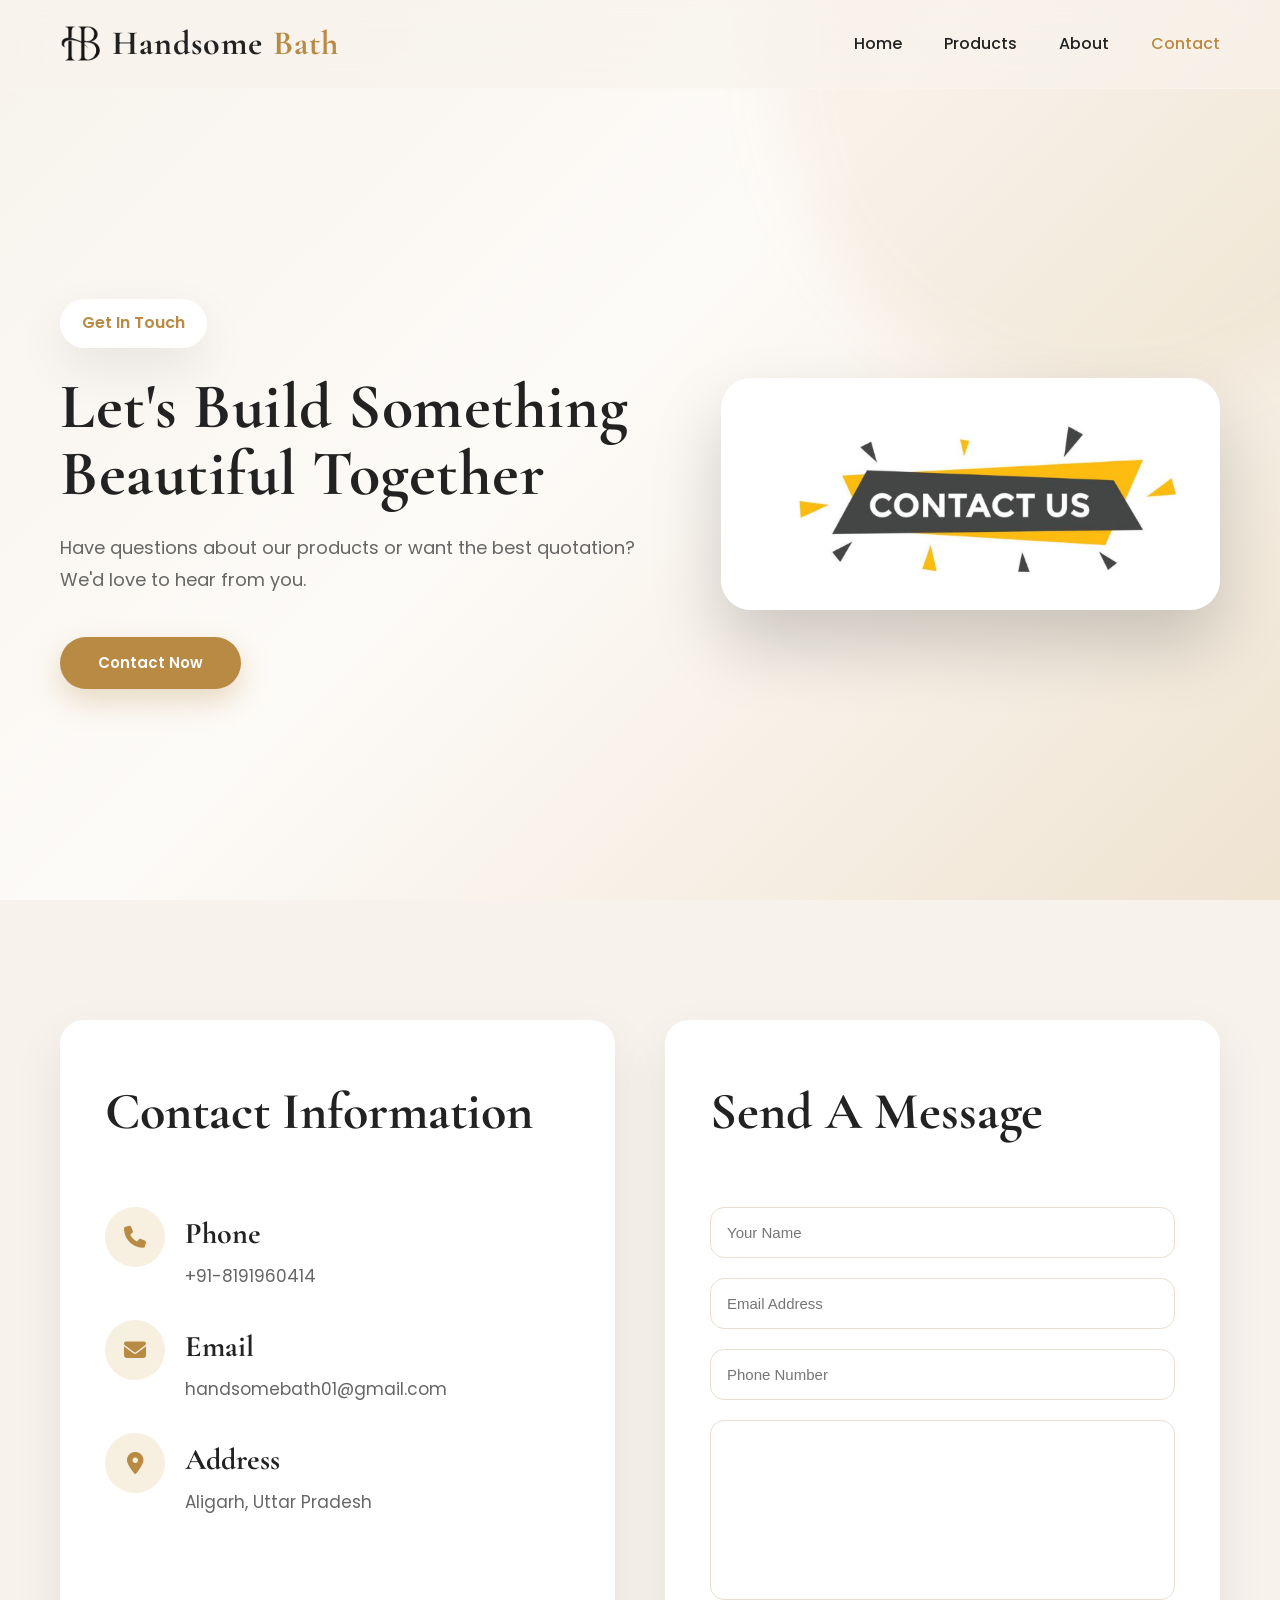
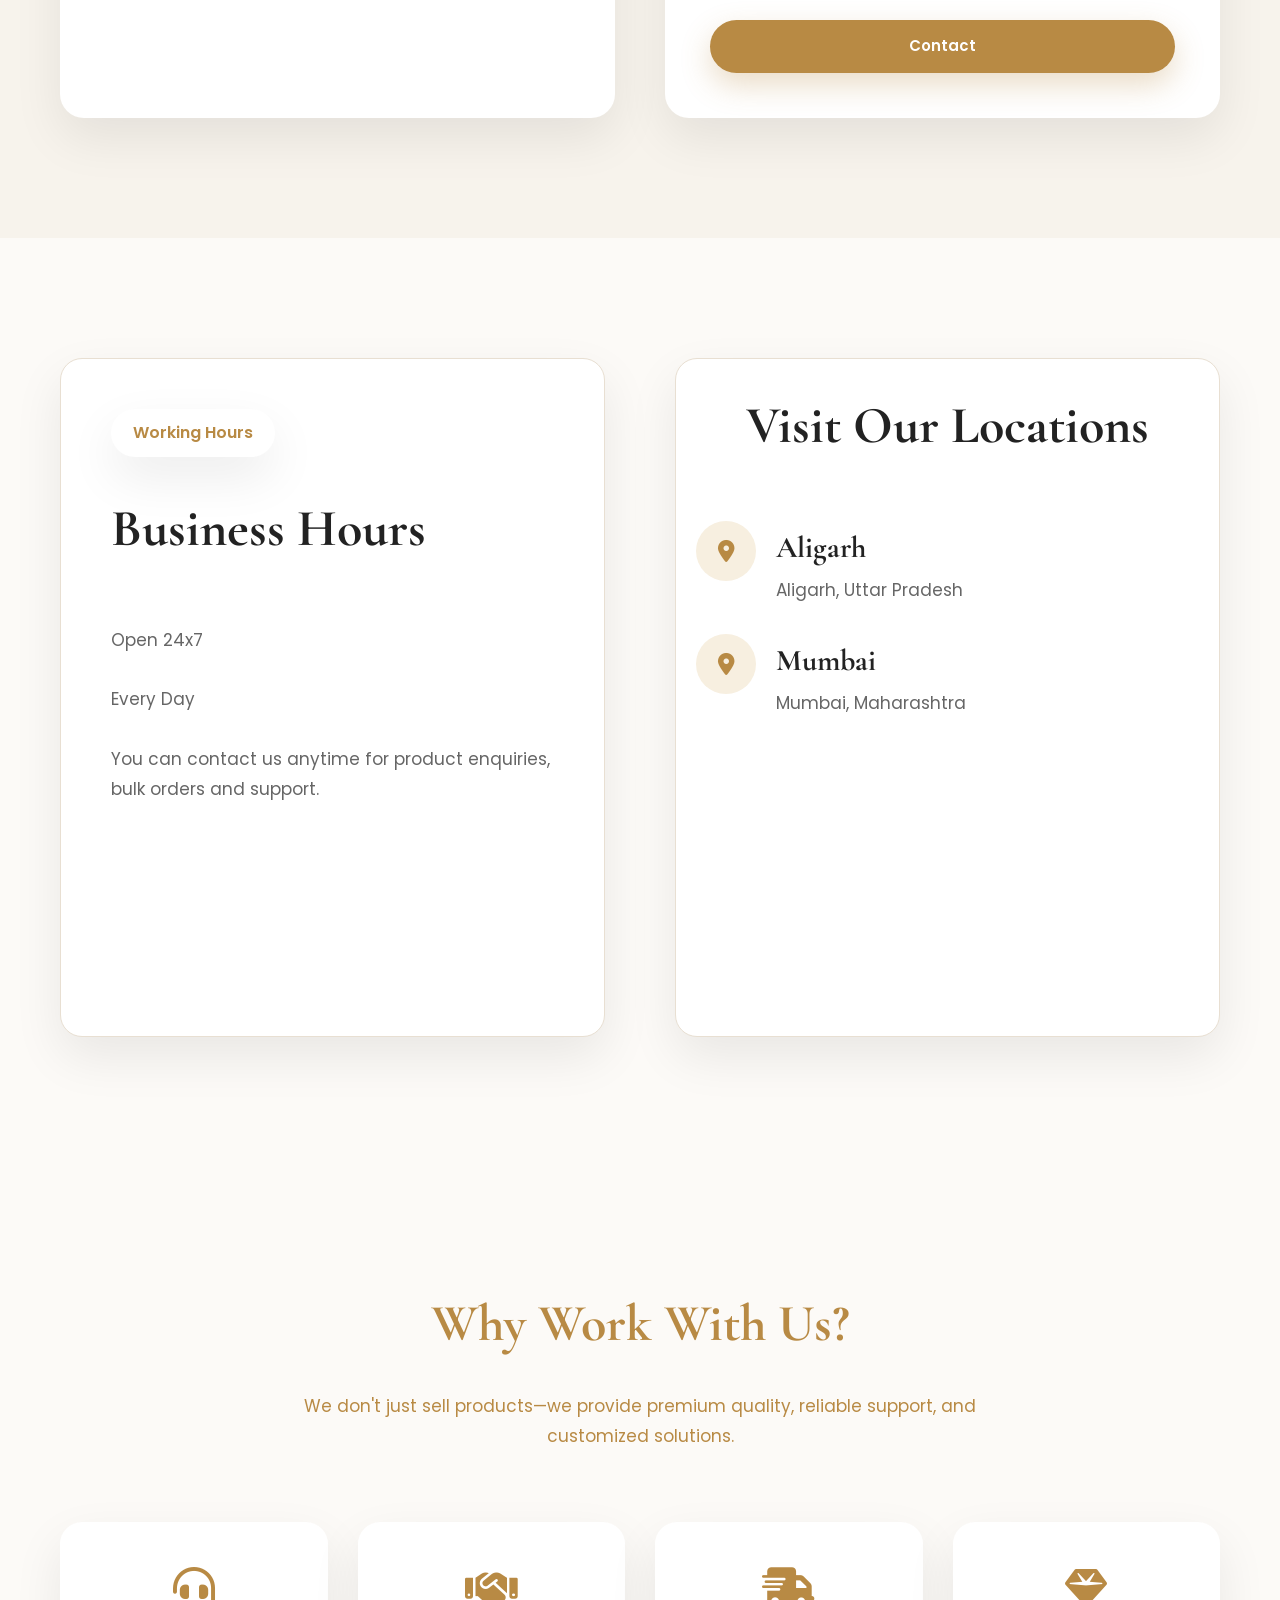
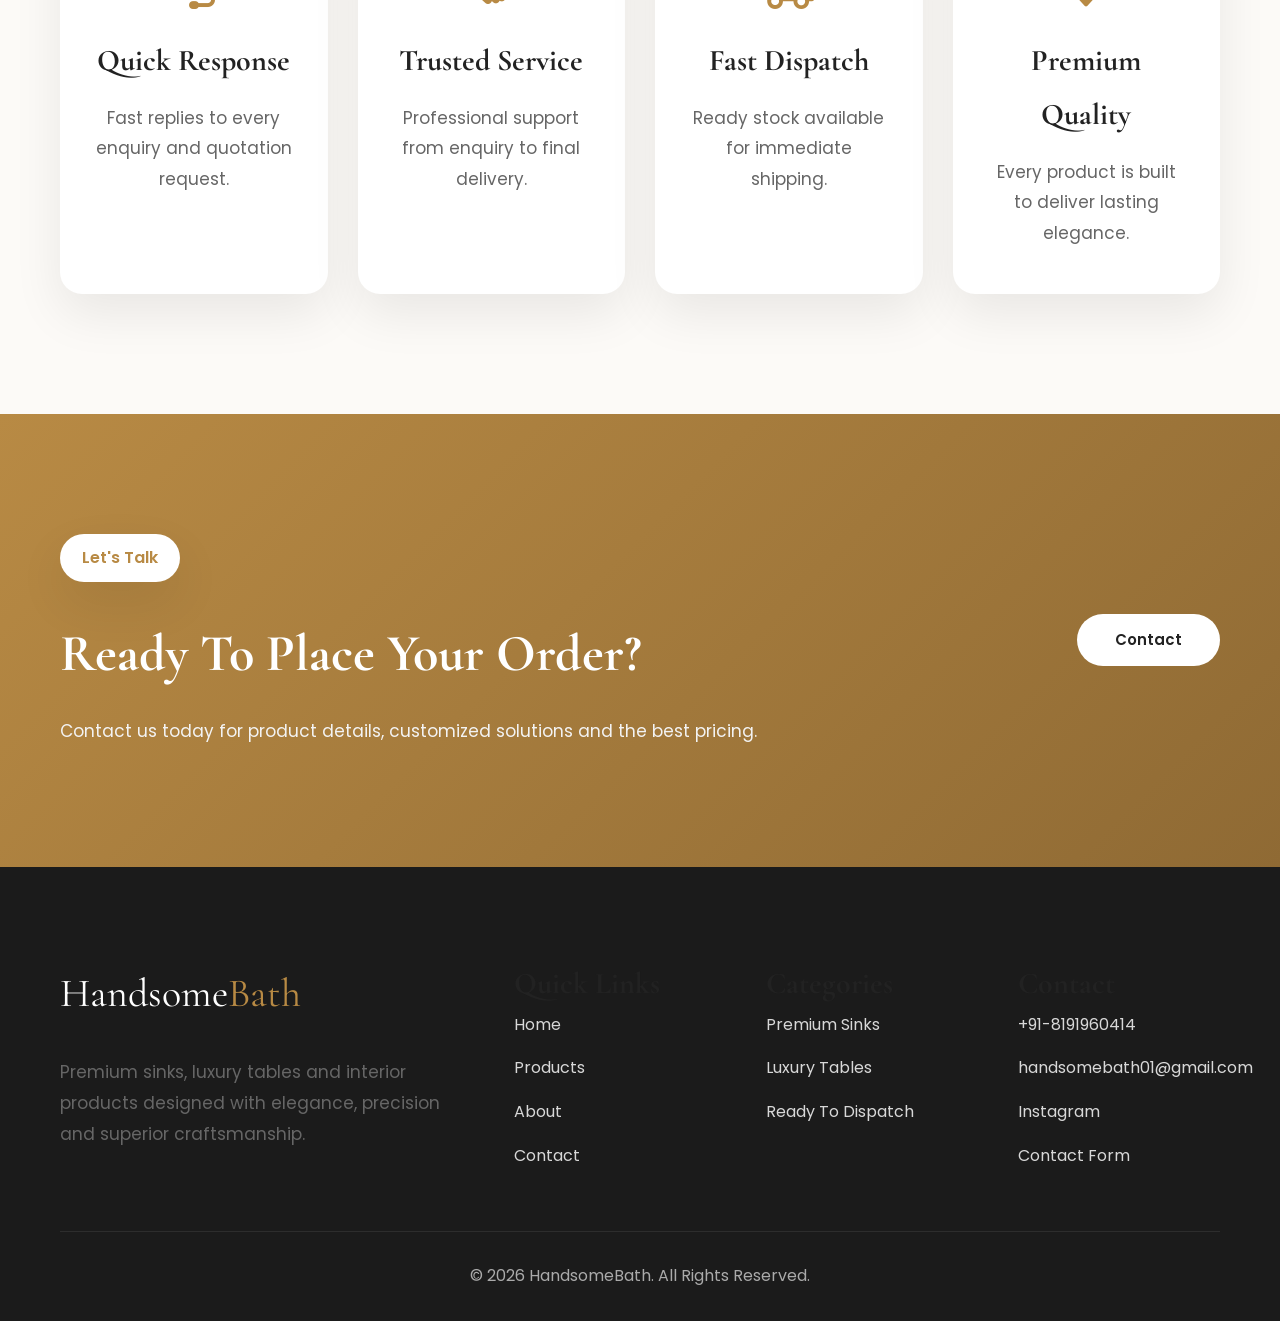
<file: contact.html>
<!DOCTYPE html>
<html lang="en">

<head>

    <meta charset="UTF-8">

    <meta name="viewport"
          content="width=device-width, initial-scale=1.0">

    <title>Contact Us | HandsomeBath</title>

    <meta name="description"
          content="Contact us for premium sinks, luxury tables and interior products.">

    <link rel="icon"
          href="assets/images/logo/favicon.png">

    <link rel="stylesheet"
          href="assets/css/style.css">

    <link rel="stylesheet"
          href="assets/css/responsive.css">

    <link rel="stylesheet"
          href="https://cdnjs.cloudflare.com/ajax/libs/font-awesome/6.6.0/css/all.min.css">

</head>

<body>





<!--=========================================================
HEADER
==========================================================-->

<header>

    <div class="container navbar">

        <a href="index.html"
           class="logo">
            <img src="assets/images/logo/handsome-bath-monogram.png" alt="Handsome Bath Logo" class="nav-logo">
            Handsome<span>Bath</span>
        </a>

        <ul class="nav-links">

            <li>

                <a href="index.html">

                    Home

                </a>

            </li>

            <li>

                <a href="products.html">

                    Products

                </a>

            </li>

            <li>

                <a href="about.html">

                    About

                </a>

            </li>

            <li>

                <a href="contact.html"
                   class="active">

                    Contact

                </a>

            </li>

        </ul>

        <div class="menu-btn">

            <i class="fa-solid fa-bars"></i>

        </div>

    </div>

</header>





<!--=========================================================
HERO
==========================================================-->

<section class="hero">

<div class="container">

<div class="hero-wrapper">

<div class="hero-content reveal">

<div class="hero-tag">

Get In Touch

</div>

<h1>

Let's Build Something
Beautiful Together

</h1>

<p>

Have questions about our products or
want the best quotation? We'd love
to hear from you.

</p>

<a href="#contact"

class="btn btn-primary">

Contact Now

</a>

</div>





<div class="hero-image reveal">

<img src="assets/images/hero/contact-us-banner.png"
alt="Contact">

</div>

</div>

</div>

</section>





<!--=========================================================
CONTACT SECTION
==========================================================-->

<section id="contact">

<div class="container">

<div class="contact-wrapper">

<!-- LEFT -->

<div class="contact-card reveal">

<h2>

Contact Information

</h2>

<br>

<div class="contact-item">

<div class="contact-icon">

<i class="fa-solid fa-phone"></i>

</div>

<div>

<h3>

Phone

</h3>

<p>

+91-8191960414

</p>

</div>

</div>





<div class="contact-item">

<div class="contact-icon">

<i class="fa-solid fa-envelope"></i>

</div>

<div>

<h3>

Email

</h3>

<p>

handsomebath01@gmail.com

</p>

</div>

</div>





<div class="contact-item">

<div class="contact-icon">

<i class="fa-solid fa-location-dot"></i>

</div>

<div>

<h3>

Address

</h3>

<p>

Aligarh, Uttar Pradesh

</p>

</div>

</div>

</div>





<!-- RIGHT -->

<div class="contact-card reveal">

<h2>

Send A Message

</h2>

<br>

<form class="contact-form">

<input
type="text"
id="contact-name"
placeholder="Your Name">

<input
type="email"
id="contact-email"
placeholder="Email Address">

<input
type="text"
id="contact-phone"
placeholder="Phone Number">

<textarea
id="contact-message"
placeholder="Write your message...">

</textarea>

<a href="https://wa.me/918191960414"
target="_blank"
class="btn btn-primary whatsapp-contact-btn">

Contact

</a>

</form>

</div>

</div>

</div>

</section>
<!--=========================================================
BUSINESS HOURS & LOCATION
==========================================================-->

<section class="light-bg">

    <div class="container">

        <div class="grid-2">

            <!-- Business Hours -->

            <div class="card reveal"
                 style="padding:50px;">

                <div class="hero-tag">

                    Working Hours

                </div>

                <h2>

                    Business Hours

                </h2>

                <br>

                <p>

                    Open 24x7

                </p>

                <h3>

                    

                </h3>

                <br>

                <p>

                    Every Day

                </p>

                <h3>

                    

                </h3>

                <br>

                <p>

                    You can contact us anytime for product enquiries,
                    bulk orders and support.

                </p>

            </div>





            <!-- Google Map -->

            <div class="card reveal"
                 style="padding:20px;">

                <h2 class="text-center">

                    Visit Our Locations

                </h2>

                <br>

                <div class="contact-item">

                    <div class="contact-icon">

                        <i class="fa-solid fa-location-dot"></i>

                    </div>

                    <div>

                        <h3>

                            Aligarh

                        </h3>

                        <p>

                            Aligarh, Uttar Pradesh

                        </p>

                    </div>

                </div>

                <div class="contact-item">

                    <div class="contact-icon">

                        <i class="fa-solid fa-location-dot"></i>

                    </div>

                    <div>

                        <h3>

                            Mumbai

                        </h3>

                        <p>

                            Mumbai, Maharashtra

                        </p>

                    </div>

                </div>

                <iframe

                    src="https://www.google.com/maps?q=Aligarh%20Uttar%20Pradesh&output=embed"

                    width="100%"

                    height="260"

                    style="border:0;border-radius:20px;"

                    loading="lazy"

                    allowfullscreen>

                </iframe>

            </div>

        </div>

    </div>

</section>





<!--=========================================================
WHY CONTACT US
==========================================================-->

<section class="features">

    <div class="container">

        <h2 class="section-title reveal">

            Why Work With Us?

        </h2>

        <p class="section-subtitle reveal">

            We don't just sell products—we provide premium
            quality, reliable support, and customized solutions.

        </p>





        <div class="feature-grid">

            <div class="feature-card reveal">

                <i class="fa-solid fa-headset"></i>

                <h3>

                    Quick Response

                </h3>

                <p>

                    Fast replies to every enquiry and
                    quotation request.

                </p>

            </div>





            <div class="feature-card reveal">

                <i class="fa-solid fa-handshake"></i>

                <h3>

                    Trusted Service

                </h3>

                <p>

                    Professional support from enquiry
                    to final delivery.

                </p>

            </div>





            <div class="feature-card reveal">

                <i class="fa-solid fa-truck-fast"></i>

                <h3>

                    Fast Dispatch

                </h3>

                <p>

                    Ready stock available for
                    immediate shipping.

                </p>

            </div>





            <div class="feature-card reveal">

                <i class="fa-solid fa-gem"></i>

                <h3>

                    Premium Quality

                </h3>

                <p>

                    Every product is built to
                    deliver lasting elegance.

                </p>

            </div>

        </div>

    </div>

</section>





<!--=========================================================
CALL TO ACTION
==========================================================-->

<section class="cta">

    <div class="container">

        <div class="cta-wrapper">

            <div>

                <div class="hero-tag">

                    Let's Talk

                </div>

                <h2>

                    Ready To Place Your Order?

                </h2>

                <p>

                    Contact us today for product details,
                    customized solutions and the best pricing.

                </p>

            </div>





            <a href="https://wa.me/918191960414"

               target="_blank"

               class="btn">

                Contact

            </a>

        </div>

    </div>

</section>
<!--=========================================================
FOOTER
==========================================================-->

<footer>

    <div class="container">

        <div class="footer-grid">

            <!-- Company -->

            <div>

                <div class="footer-logo">

                    Handsome<span>Bath</span>

                </div>

                <br>

                <p>

                    Premium sinks, luxury tables and
                    interior products designed with
                    elegance, precision and superior
                    craftsmanship.

                </p>

            </div>





            <!-- Quick Links -->

            <div>

                <h3>

                    Quick Links

                </h3>

                <div class="footer-links">

                    <a href="index.html">

                        Home

                    </a>

                    <a href="products.html">

                        Products

                    </a>

                    <a href="about.html">

                        About

                    </a>

                    <a href="contact.html">

                        Contact

                    </a>

                </div>

            </div>





            <!-- Categories -->

            <div>

                <h3>

                    Categories

                </h3>

                <div class="footer-links">

                    <a href="products.html#sinks">

                        Premium Sinks

                    </a>

                    <a href="products.html#tables">

                        Luxury Tables

                    </a>

                    <a href="products.html#ready">

                        Ready To Dispatch

                    </a>

                </div>

            </div>





            <!-- Contact -->

            <div>

                <h3>

                    Contact

                </h3>

                <div class="footer-links">

                    <a href="tel:+918191960414">

                        +91-8191960414

                    </a>

                    <a href="mailto:handsomebath01@gmail.com">

                        handsomebath01@gmail.com

                    </a>

                    <a href="mailto:handsomebath01@gmail.com"
                       target="_blank">

                        Instagram

                    </a>

                    <a href="#contact">

                        Contact Form

                    </a>

                </div>

            </div>

        </div>





        <div class="footer-bottom">

            © 2026 HandsomeBath. All Rights Reserved.

        </div>

    </div>

</footer>





<!--=========================================================
BACK TO TOP
==========================================================-->

<div class="top-btn">

    <i class="fa-solid fa-arrow-up"></i>

</div>





<!--=========================================================
JAVASCRIPT
==========================================================-->

<script src="assets/js/script.js"></script>

</body>

</html>
</file>
<file: assets/css/style.css>
/*=========================================================
    LUXURY INTERIOR WEBSITE V2
    Author : Atharv Agarwal
    Version : 2.0
=========================================================*/


/*=========================================================
GOOGLE FONTS
=========================================================*/

@import url('https://fonts.googleapis.com/css2?family=Cormorant+Garamond:wght@400;500;600;700&family=Poppins:wght@300;400;500;600;700&display=swap');


/*=========================================================
ROOT VARIABLES
=========================================================*/

:root{

    --bg:#F7F3EC;

    --section:#FCFAF7;

    --card:#FFFFFF;

    --primary:#222222;

    --secondary:#666666;

    --gold:#B88A44;

    --gold-dark:#9E7335;

    --border:#E8DFD2;

    --shadow:0 20px 50px rgba(0,0,0,.08);

    --shadow-hover:0 25px 60px rgba(0,0,0,.12);

    --radius:22px;

    --transition:.35s ease;

    --container:1240px;

}



/*=========================================================
RESET
=========================================================*/

*{

    margin:0;

    padding:0;

    box-sizing:border-box;

}

html{

    scroll-behavior:smooth;

    overflow-x:hidden;

}

body{

    background:var(--bg);

    color:var(--primary);

    font-family:'Poppins',sans-serif;

    line-height:1.8;

    overflow-x:hidden;

}

img{

    max-width:100%;

    width:100%;

    display:block;

}

a{

    text-decoration:none;

    color:inherit;

}

ul{

    list-style:none;

}

button{

    border:none;

    cursor:pointer;

    font-family:inherit;

}

section{

    padding:120px 0;

}

.container{

    width:min(92%, var(--container));

    margin:auto;

}

.hero-wrapper,
.about-wrapper,
.contact-wrapper,
.cta-wrapper,
.footer-grid,
.product-grid,
.category-grid,
.feature-grid,
.testimonial-grid,
.instagram-grid,
.grid-2,
.grid-4{

    min-width:0;

}

.hero-content,
.about-content,
.product-content,
.contact-card,
.category-card,
.feature-card,
.testimonial,
.footer-grid > div{

    min-width:0;

}



/*=========================================================
SCROLLBAR
=========================================================*/

::-webkit-scrollbar{

    width:10px;

}

::-webkit-scrollbar-track{

    background:#ECE7DE;

}

::-webkit-scrollbar-thumb{

    background:var(--gold);

    border-radius:50px;

}

::-webkit-scrollbar-thumb:hover{

    background:var(--gold-dark);

}



/*=========================================================
TEXT SELECTION
=========================================================*/

::selection{

    background:var(--gold);

    color:white;

}



/*=========================================================
TYPOGRAPHY
=========================================================*/

h1,h2,h3,h4{

    font-family:'Cormorant Garamond',serif;

    color:var(--primary);

    font-weight:700;

}

h1{

    font-size:72px;

    line-height:1.05;

    letter-spacing:.5px;

}

h2{

    font-size:52px;

    margin-bottom:20px;

}

h3{

    font-size:30px;

}

p{

    color:var(--secondary);

    font-size:17px;

}

.section-title{

    text-align:center;

}

.section-subtitle{

    max-width:700px;

    margin:auto;

    text-align:center;

    margin-top:15px;

    margin-bottom:70px;

}



/*=========================================================
BUTTONS
=========================================================*/

.btn{

    display:inline-flex;

    align-items:center;

    justify-content:center;

    padding:16px 38px;

    border-radius:50px;

    font-size:15px;

    font-weight:600;

    transition:var(--transition);

    text-align:center;

    line-height:1.35;

    white-space:normal;

}

.btn-primary{

    background:var(--gold);

    color:white;

    box-shadow:0 12px 30px rgba(184,138,68,.30);

}

.btn-primary:hover{

    transform:translateY(-5px);

    background:var(--gold-dark);

}

.btn-outline{

    border:2px solid var(--gold);

    color:var(--primary);

}

.btn-outline:hover{

    background:var(--gold);

    color:white;

}



/*=========================================================
GLASS NAVBAR
=========================================================*/

header{

    position:fixed;

    top:0;

    width:100%;

    z-index:999;

    transition:.4s;

    backdrop-filter:blur(16px);

    background:rgba(247,243,236,.65);

    border-bottom:1px solid rgba(255,255,255,.15);

}

header.scrolled{

    background:rgba(255,255,255,.92);

    box-shadow:0 8px 30px rgba(0,0,0,.08);

}

.navbar{

    height:88px;

    display:flex;

    justify-content:space-between;

    align-items:center;

}

.logo{

    font-size:34px;

    font-family:'Cormorant Garamond',serif;

    font-weight:700;

    letter-spacing:1px;

    display:inline-flex;

    align-items:center;

    gap:10px;

}

.nav-logo{

    height:1.1em;

    width:auto;

    object-fit:contain;

}

.logo span{

    color:var(--gold);

}

.nav-links{

    display:flex;

    gap:42px;

}

.nav-links a{

    position:relative;

    font-weight:500;

    transition:.3s;

}

.nav-links a:hover{

    color:var(--gold);

}

.nav-links a::after{

    content:"";

    position:absolute;

    left:0;

    bottom:-8px;

    width:0;

    height:2px;

    background:var(--gold);

    transition:.35s;

}

.nav-links a:hover::after{

    width:100%;

}

.active{

    color:var(--gold);

}

.menu-btn{

    display:none;

    font-size:30px;

    cursor:pointer;

}



/*=========================================================
UTILITY CLASSES
=========================================================*/

.text-center{

    text-align:center;

}

.gold{

    color:var(--gold);

}

.light-bg{

    background:var(--section);

}



.mt-3{

    margin-top:70px;

}



.grid-2{

    display:grid;

    grid-template-columns:repeat(2,1fr);

    gap:70px;

}



.grid-4{

    display:grid;

    grid-template-columns:repeat(4,1fr);

    gap:30px;

}



/*=========================================================
COMMON CARD
=========================================================*/

.card{

    background:var(--card);

    border-radius:var(--radius);

    border:1px solid var(--border);

    box-shadow:var(--shadow);

    transition:.4s;

}

.card:hover{

    transform:translateY(-10px);

    box-shadow:var(--shadow-hover);

}
/*=========================================================
HERO SECTION
=========================================================*/

.hero{

    min-height:100svh;

    display:flex;

    align-items:center;

    position:relative;

    overflow:hidden;

    background:linear-gradient(
        135deg,
        #F7F3EC 0%,
        #FDFBF8 45%,
        #EFE3D1 100%
    );

}

.hero .container{

    padding-top:88px;

}

.hero::before{

    content:"";

    position:absolute;

    width:650px;

    height:650px;

    background:rgba(184,138,68,.08);

    border-radius:50%;

    top:-250px;

    right:-150px;

    filter:blur(30px);

}

.products-hero{

    background-image:linear-gradient(
        135deg,
        rgba(247, 243, 236, 0.75) 0%,
        rgba(253, 251, 248, 0.75) 45%,
        rgba(239, 227, 209, 0.75) 100%
    ),
    url('../images/hero/products-collection-collage.png');

    background-size:cover;

    background-position:center center;

    background-repeat:no-repeat;

}

.products-hero::before{

    display:none;

}

.hero-wrapper{

    display:grid;

    grid-template-columns:1.1fr .9fr;

    align-items:center;

    gap:70px;

}

.hero-content{

    z-index:5;

}

.hero-tag{

    display:inline-block;

    padding:10px 22px;

    border-radius:50px;

    background:white;

    color:var(--gold);

    font-weight:600;

    margin-bottom:25px;

    box-shadow:var(--shadow);

}

.hero-content h1{

    margin-bottom:25px;

}

.hero-content p{

    font-size:18px;

    max-width:600px;

    margin-bottom:40px;

}

.hero-buttons{

    display:flex;

    gap:20px;

}

.hero-image{

    position:relative;

}

.hero-image img{

    border-radius:30px;

    box-shadow:0 35px 70px rgba(0,0,0,.18);

    transition:.5s;

    max-height:680px;

    object-fit:cover;

}

.hero-image img:hover{

    transform:scale(1.02);

}

.hero-logo{

    border-radius:0 !important;

    box-shadow:none !important;

    max-height:520px !important;

    object-fit:contain !important;

}



/*=========================================================
SCROLL INDICATOR
=========================================================*/

.scroll-down{

    position:absolute;

    bottom:40px;

    left:50%;

    transform:translateX(-50%);

    font-size:28px;

    color:var(--gold);

    animation:bounce 2s infinite;

}

@keyframes bounce{

0%,20%,50%,80%,100%{

transform:translate(-50%,0);

}

40%{

transform:translate(-50%,-10px);

}

60%{

transform:translate(-50%,-5px);

}

}



/*=========================================================
ABOUT
=========================================================*/

.about{

    background:var(--section);

}

.about-wrapper{

    display:grid;

    grid-template-columns:1fr 1fr;

    gap:80px;

    align-items:center;

}

.about-image{

    overflow:hidden;

    border-radius:25px;

    box-shadow:var(--shadow);

}

.about-image img{

    transition:.6s;

}

.about-image:hover img{

    transform:scale(1.06);

}

.about-content h2{

    margin-bottom:25px;

}

.about-content p{

    margin-bottom:22px;

}

.about-list{

    margin-top:30px;

}

.about-list li{

    margin-bottom:18px;

    display:flex;

    gap:15px;

    align-items:center;

    color:var(--secondary);

}

.about-list i{

    color:var(--gold);

}



/*=========================================================
FEATURED COLLECTION
=========================================================*/

.featured{

    background:var(--bg);

}





/*=========================================================
CATEGORY CARDS
=========================================================*/

.categories{

    background:var(--section);

}

.category-grid{

    display:grid;

    grid-template-columns:repeat(3,1fr);

    gap:35px;

}

.category-card{

    background:white;

    border-radius:22px;

    padding:45px;

    text-align:center;

    transition:.4s;

    border:1px solid var(--border);

}

.category-card:hover{

    transform:translateY(-10px);

    box-shadow:var(--shadow-hover);

}

.category-card i{

    font-size:48px;

    color:var(--gold);

    margin-bottom:25px;

}

.category-card h3{

    margin-bottom:15px;

}

.category-card p{

    margin-bottom:30px;

}

.category-card.sinks-bg{

    background-image:linear-gradient(
        rgba(253, 251, 248, 0.5),
        rgba(253, 251, 248, 0.5)
    ),
    url('../images/products/il_340x270.7831478466_jdcs.jpg');

    background-size:cover;

    background-position:center center;

}

.category-card.tables-bg{

    background-image:linear-gradient(
        rgba(253, 251, 248, 0.5),
        rgba(253, 251, 248, 0.5)
    ),
    url('../images/products/il_340x270.7904542635_2wcu.jpg');

    background-size:cover;

    background-position:center center;

}

.category-card.ready-bg{

    background-image:linear-gradient(
        rgba(253, 251, 248, 0.5),
        rgba(253, 251, 248, 0.5)
    ),
    url('../images/products/ready-black-basin.png');

    background-size:cover;

    background-position:center center;

}
/*=========================================================
TOP SELLING PRODUCTS
=========================================================*/

.products{

    background:var(--bg);

}

.product-grid{

    display:grid;

    grid-template-columns:repeat(2, minmax(0, 1fr));

    gap:35px;

}

.product-card{

    background:#fff;

    border-radius:24px;

    overflow:hidden;

    border:1px solid var(--border);

    transition:.4s;

    box-shadow:var(--shadow);

    display:flex;

    flex-direction:column;

    max-width:100%;

    min-width:0;

    word-break:break-word;

}

.product-card:hover{

    transform:translateY(-12px);

    box-shadow:var(--shadow-hover);

}

.product-image{

    position:relative;

    overflow:hidden;

}

.product-image img{

    height:clamp(260px, 28vw, 340px);

    object-fit:cover;

    transition:.6s;

}

.product-card:hover .product-image img{

    transform:scale(1.08);

}

.product-badge{

    position:absolute;

    top:20px;

    left:20px;

    background:var(--gold);

    color:#fff;

    padding:8px 18px;

    border-radius:50px;

    font-size:13px;

    font-weight:600;

}

.product-content{

    padding:30px;

    display:flex;

    flex-direction:column;

    flex:1;

}

.product-content h3{

    margin-bottom:12px;

    overflow-wrap:anywhere;

}

.product-content p{

    margin-bottom:20px;

    overflow-wrap:anywhere;

}

.product-divider{

    width:70px;

    height:2px;

    background:var(--gold);

    margin:20px 0;

}

.product-price{

    color:var(--gold);

    font-weight:600;

    margin-bottom:8px;

}

.product-price-block{

    margin-bottom:25px;

}

.product-mrp{

    color:var(--text);

    font-size:14px;

    margin-bottom:6px;

}

.product-mrp span{

    text-decoration:line-through;

}

.product-discount{

    display:inline-flex;

    align-items:center;

    min-height:28px;

    padding:0 10px;

    border-radius:999px;

    background:rgba(184,138,68,.12);

    color:var(--primary);

    font-size:13px;

    font-weight:700;

}

.product-content .btn{

    margin-bottom:12px;

}

.product-content .btn-primary{

    margin-top:auto;

}

.product-content .add-to-cart{

    width:100%;

}



/*=========================================================
SHOPPING CART
=========================================================*/

.cart-toggle{

    position:fixed;

    right:26px;

    bottom:92px;

    width:56px;

    height:56px;

    border:none;

    border-radius:50%;

    background:var(--gold);

    color:#fff;

    font-size:20px;

    cursor:pointer;

    z-index:999;

    box-shadow:0 18px 35px rgba(0,0,0,.18);

}

.cart-count{

    position:absolute;

    top:-7px;

    right:-7px;

    min-width:24px;

    height:24px;

    padding:0 7px;

    border-radius:999px;

    background:#111;

    color:#fff;

    display:flex;

    align-items:center;

    justify-content:center;

    font-size:12px;

    font-weight:700;

}

.cart-overlay{

    position:fixed;

    inset:0;

    background:rgba(0,0,0,.42);

    opacity:0;

    visibility:hidden;

    transition:.3s;

    z-index:1000;

}

.cart-overlay.active{

    opacity:1;

    visibility:visible;

}

.cart-drawer{

    position:fixed;

    top:0;

    right:0;

    width:min(420px, 100%);

    height:100vh;

    background:#fff;

    z-index:1001;

    display:flex;

    flex-direction:column;

    box-shadow:-20px 0 55px rgba(0,0,0,.18);

    transform:translateX(100%);

    transition:.35s;

}

.cart-drawer.active{

    transform:translateX(0);

}

.cart-open{

    overflow:hidden;

}

.cart-header{

    padding:24px;

    border-bottom:1px solid rgba(0,0,0,.08);

    display:flex;

    justify-content:space-between;

    align-items:center;

}

.cart-header span{

    display:block;

    font-size:24px;

    font-weight:700;

    color:var(--dark);

}

.cart-header small{

    color:var(--text);

}

.cart-close{

    width:40px;

    height:40px;

    border:none;

    border-radius:50%;

    background:var(--section);

    cursor:pointer;

}

.cart-items{

    flex:1;

    overflow:auto;

    padding:20px 24px;

}

.cart-item{

    display:grid;

    grid-template-columns:86px 1fr;

    gap:14px;

    padding:16px 0;

    border-bottom:1px solid rgba(0,0,0,.08);

}

.cart-item img{

    width:86px;

    height:86px;

    object-fit:cover;

    border-radius:8px;

}

.cart-item-info h4{

    font-size:15px;

    line-height:1.35;

    margin-bottom:8px;

}

.cart-item-info span{

    color:var(--gold);

    font-weight:700;

}

.cart-qty{

    margin-top:12px;

    display:flex;

    align-items:center;

    gap:8px;

    flex-wrap:wrap;

}

.cart-qty button{

    min-width:30px;

    height:30px;

    border:1px solid rgba(0,0,0,.12);

    background:#fff;

    border-radius:6px;

    cursor:pointer;

}

.cart-qty strong{

    min-width:22px;

    text-align:center;

}

.cart-qty .cart-remove{

    width:auto;

    padding:0 10px;

    color:#b3261e;

}

.cart-empty{

    display:none;

    padding:40px 24px;

    color:var(--text);

    text-align:center;

}

.cart-empty.show{

    display:block;

}

.cart-footer{

    padding:22px 24px;

    border-top:1px solid rgba(0,0,0,.08);

    background:#fff;

}

.cart-total-row{

    display:flex;

    justify-content:space-between;

    align-items:center;

    margin-bottom:18px;

    font-size:18px;

}

.cart-checkout,
.cart-clear{

    width:100%;

    justify-content:center;

    margin-bottom:12px;

}

.cart-checkout.disabled{

    opacity:.45;

    pointer-events:none;

}



/*=========================================================
WHY CHOOSE US
=========================================================*/

.features{

    background:var(--section);

}

.feature-grid{

    display:grid;

    grid-template-columns:repeat(4,1fr);

    gap:30px;

}

.feature-card{

    background:#fff;

    border-radius:22px;

    padding:45px 35px;

    text-align:center;

    transition:.4s;

    box-shadow:var(--shadow);

}

.feature-card:hover{

    transform:translateY(-10px);

}

.feature-card i{

    font-size:42px;

    color:var(--gold);

    margin-bottom:25px;

}

.feature-card h3{

    margin-bottom:15px;

}



/*=========================================================
CUSTOMER REVIEWS
=========================================================*/

.testimonial-grid{

    display:grid;

    grid-template-columns:repeat(3,1fr);

    gap:35px;

}

.testimonial{

    background:#fff;

    padding:40px;

    border-radius:22px;

    box-shadow:var(--shadow);

}

.stars{

    color:#F4B400;

    margin-bottom:20px;

}

.testimonial h4{

    margin-top:25px;

}



/*=========================================================
INSTAGRAM GALLERY
=========================================================*/

.instagram{

    background:var(--section);

}

.instagram-grid{

    display:grid;

    grid-template-columns:repeat(4,1fr);

    gap:20px;

}

.instagram-item{

    overflow:hidden;

    border-radius:20px;

}

.instagram-item img{

    height:260px;

    object-fit:cover;

    transition:.5s;

}

.instagram-item:hover img{

    transform:scale(1.08);

}



/*=========================================================
CONTACT SECTION
=========================================================*/

.contact-wrapper{

    display:grid;

    grid-template-columns:1fr 1fr;

    gap:50px;

}

.contact-card{

    background:#fff;

    border-radius:24px;

    padding:45px;

    box-shadow:var(--shadow);

}

.contact-item{

    display:flex;

    gap:20px;

    margin-bottom:28px;

}

.contact-icon{

    width:60px;

    height:60px;

    border-radius:50%;

    background:#F7EFE0;

    color:var(--gold);

    display:flex;

    align-items:center;

    justify-content:center;

    font-size:22px;

}

.contact-form{

    display:flex;

    flex-direction:column;

    gap:20px;

}

.contact-form input,
.contact-form textarea{

    padding:16px;

    border:1px solid var(--border);

    border-radius:14px;

    background:#fff;

    font-size:15px;

    outline:none;

}

.contact-form textarea{

    resize:none;

    min-height:180px;

}

.contact-form input:focus,
.contact-form textarea:focus{

    border-color:var(--gold);

}



/*=========================================================
CALL TO ACTION
=========================================================*/

.cta{

    background:linear-gradient(135deg,#B88A44,#8F6A34);

    color:#fff;

}

.cta-wrapper{

    display:flex;

    justify-content:space-between;

    align-items:center;

    gap:40px;

}

.cta h2{

    color:#fff;

    margin-bottom:15px;

}

.cta p{

    color:#f3f3f3;

}

.cta .btn{

    background:#fff;

    color:#222;

}



/*=========================================================
FOOTER
=========================================================*/

footer{

    background:#1B1B1B;

    color:#fff;

    padding:90px 0 30px;

}

.footer-grid{

    display:grid;

    grid-template-columns:2fr 1fr 1fr 1fr;

    gap:50px;

    margin-bottom:60px;

}

.footer-logo{

    font-size:40px;

    font-family:'Cormorant Garamond',serif;

}

.footer-logo span{

    color:var(--gold);

}

.footer-links{

    display:flex;

    flex-direction:column;

    gap:15px;

}

.footer-links a{

    color:#d8d8d8;

    transition:.3s;

}

.footer-links a:hover{

    color:var(--gold);

    padding-left:6px;

}

.footer-bottom{

    text-align:center;

    border-top:1px solid rgba(255,255,255,.08);

    padding-top:30px;

    color:#aaa;

}



/*=========================================================
REVEAL ANIMATION
=========================================================*/

.reveal{

    opacity:0;

    transform:translateY(70px);

    transition:1s;

}

.reveal.active{

    opacity:1;

    transform:translateY(0);

}



/*=========================================================
BACK TO TOP
=========================================================*/

.top-btn{

    position:fixed;

    right:25px;

    bottom:25px;

    width:52px;

    height:52px;

    border-radius:50%;

    background:var(--gold);

    color:#fff;

    display:flex;

    justify-content:center;

    align-items:center;

    cursor:pointer;

    opacity:0;

    visibility:hidden;

    transition:.3s;

    box-shadow:var(--shadow);

}

.top-btn.show{

    opacity:1;

    visibility:visible;

}

/*=========================================================
SHOP COLLECTION SIDEBAR & FILTER STYLES
==========================================================*/

.shop-section {

    padding: 80px 0;

    background: var(--bg);

}

.shop-layout {

    display: grid;

    grid-template-columns: 280px 1fr;

    gap: 40px;

    align-items: start;

    margin-top: 20px;

}

.shop-sidebar {

    background: white;

    padding: 30px 24px;

    border-radius: 20px;

    border: 1px solid var(--border);

    position: sticky;

    top: 100px;

    box-shadow: 0 4px 20px rgba(0, 0, 0, 0.02);

    transition: 0.3s;

}

.sidebar-title {

    font-size: 20px;

    font-weight: 600;

    margin-bottom: 20px;

    padding-bottom: 12px;

    border-bottom: 2px solid var(--border);

    color: var(--dark);

    font-family: 'Cormorant Garamond', serif;

    letter-spacing: 0.5px;

}

.shop-categories {

    list-style: none;

    padding: 0;

    margin: 0;

    display: flex;

    flex-direction: column;

    gap: 10px;

}

.shop-categories li {

    font-size: 14.5px;

    color: var(--text-muted);

    padding: 10px 14px;

    border-radius: 10px;

    cursor: pointer;

    transition: all 0.3s ease;

    display: flex;

    justify-content: space-between;

    align-items: center;

    background: transparent;

    font-weight: 500;

}

.shop-categories li span {

    font-size: 12.5px;

    color: #999;

    font-weight: 500;

    background: rgba(0, 0, 0, 0.03);

    padding: 2px 8px;

    border-radius: 20px;

    transition: 0.3s;

}

.shop-categories li:hover {

    background: rgba(222, 192, 142, 0.08);

    color: var(--gold);

}

.shop-categories li:hover span {

    background: rgba(222, 192, 142, 0.15);

    color: var(--gold);

}

.shop-categories li.active {

    background: var(--gold);

    color: white;

}

.shop-categories li.active span {

    background: rgba(255, 255, 255, 0.25);

    color: white;

}

/* Toolbar & Sorting Dropdown */
.shop-toolbar {

    display: flex;

    justify-content: space-between;

    align-items: center;

    margin-bottom: 30px;

    padding: 16px 24px;

    background: white;

    border-radius: 16px;

    border: 1px solid var(--border);

    box-shadow: 0 4px 20px rgba(0, 0, 0, 0.02);

    position: relative;

    z-index: 20;

}

.product-count {

    font-size: 15px;

    color: var(--text-muted);

}

.product-count span {

    font-weight: 600;

    color: var(--dark);

}

.sort-wrapper {

    display: flex;

    align-items: center;

    gap: 12px;

}

.sort-label {

    font-size: 14.5px;

    color: var(--text-muted);

    font-weight: 500;

}

.sort-dropdown-container {

    position: relative;

}

.sort-dropdown-trigger {

    background: var(--bg);

    border: 1px solid var(--border);

    padding: 10px 18px;

    border-radius: 10px;

    cursor: pointer;

    font-size: 14px;

    font-weight: 500;

    color: var(--dark);

    display: flex;

    align-items: center;

    gap: 10px;

    transition: all 0.3s ease;

    min-width: 170px;

    justify-content: space-between;

}

.sort-dropdown-trigger:hover {

    border-color: var(--gold);

    background: white;

}

.sort-dropdown-trigger i {

    font-size: 11px;

    transition: transform 0.3s ease;

}

.sort-dropdown-trigger.open i {

    transform: rotate(180deg);

}

.sort-dropdown-menu {

    position: absolute;

    top: 100%;

    right: 0;

    margin-top: 8px;

    background: white;

    border: 1px solid var(--border);

    border-radius: 12px;

    box-shadow: 0 10px 30px rgba(0,0,0,0.06);

    list-style: none;

    padding: 8px;

    min-width: 190px;

    z-index: 1000;

    opacity: 0;

    visibility: hidden;

    transform: translateY(10px);

    transition: all 0.3s ease;

}

.sort-dropdown-menu.show {

    opacity: 1;

    visibility: visible;

    transform: translateY(0);

}

.sort-dropdown-menu li {

    padding: 10px 16px;

    font-size: 14px;

    color: var(--text-muted);

    cursor: pointer;

    border-radius: 8px;

    transition: all 0.2s ease;

    display: flex;

    justify-content: space-between;

    align-items: center;

    font-weight: 500;

}

.sort-dropdown-menu li i {

    font-size: 12px;

    color: var(--gold);

    opacity: 0;

    transition: 0.2s;

}

.sort-dropdown-menu li.active {

    background: rgba(222, 192, 142, 0.08);

    color: var(--gold);

}

.sort-dropdown-menu li.active i {

    opacity: 1;

}

.sort-dropdown-menu li:hover {

    background: rgba(0, 0, 0, 0.02);

    color: var(--dark);

}

/* Hide animation for filtered products */
.product-card.hidden {

    display: none !important;

}

/* Mobile Responsive */
@media (max-width: 992px) {

    .shop-layout {

        grid-template-columns: 1fr;

        gap: 30px;

    }

    .shop-sidebar {

        position: static;

        padding: 20px;

    }

    .shop-categories {

        flex-direction: row;

        overflow-x: auto;

        padding-bottom: 8px;

        gap: 8px;

        scrollbar-width: thin;

        -webkit-overflow-scrolling: touch;

    }

    .shop-categories::-webkit-scrollbar {

        height: 4px;

    }

    .shop-categories::-webkit-scrollbar-thumb {

        background: var(--border);

        border-radius: 2px;

    }

    .shop-categories li {

        white-space: nowrap;

        flex-shrink: 0;

        padding: 8px 14px;

    }

}

@media (max-width: 576px) {

    .shop-toolbar {

        flex-direction: column;

        align-items: stretch;

        gap: 16px;

    }

    .sort-wrapper {

        justify-content: space-between;

    }

    .sort-dropdown-trigger {

        flex-grow: 1;

    }

}

/*=========================================================
FAQ ACCORDION SECTION
==========================================================*/
.faq-section {

    padding: 100px 0;

    background: var(--bg);

}

.faq-grid {

    max-width: 800px;

    margin: 40px auto 0;

    display: flex;

    flex-direction: column;

    gap: 16px;

}

.faq-item {

    background: white;

    border: 1px solid var(--border);

    border-radius: 14px;

    overflow: hidden;

    transition: all 0.3s ease;

    box-shadow: 0 4px 15px rgba(0, 0, 0, 0.01);

}

.faq-item:hover {

    border-color: var(--gold);

    box-shadow: 0 6px 20px rgba(222, 192, 142, 0.05);

}

.faq-question {

    width: 100%;

    background: transparent;

    border: none;

    padding: 22px 28px;

    text-align: left;

    font-size: 16.5px;

    font-weight: 600;

    color: var(--dark);

    display: flex;

    justify-content: space-between;

    align-items: center;

    cursor: pointer;

    transition: all 0.3s ease;

    gap: 20px;

    font-family: inherit;

}

.faq-question span {

    line-height: 1.4;

}

.faq-question i {

    font-size: 14px;

    color: var(--gold);

    transition: transform 0.3s ease;

}

.faq-item.active {

    border-color: var(--gold);

    background: white;

}

.faq-item.active .faq-question {

    padding-bottom: 12px;

}

.faq-item.active .faq-question i {

    transform: rotate(45deg);

}

.faq-answer {

    max-height: 0;

    overflow: hidden;

    transition: max-height 0.4s cubic-bezier(0.4, 0, 0.2, 1);

    padding: 0 28px;

}

.faq-item.active .faq-answer {

    max-height: 500px;

    padding-bottom: 24px;

}

.faq-answer p {

    font-size: 15px;

    line-height: 1.6;

    color: var(--text-muted);

    margin: 0 0 12px;

}

.faq-answer p:last-child {

    margin-bottom: 0;

}
</file>
<file: assets/css/responsive.css>
/*=========================================================
RESPONSIVE.CSS
Author : Atharv Agarwal
=========================================================*/


/*=========================================================
LARGE DESKTOP
=========================================================*/

@media(max-width:1400px){

    :root{

        --container:1160px;

    }

    h1{

        font-size:64px;

    }

    .hero-wrapper{

        gap:50px;

    }

}



/*=========================================================
LAPTOP / SMALL DESKTOP
=========================================================*/

@media(max-width:1200px){

    section{

        padding:105px 0;

    }

    h1{

        font-size:58px;

    }

    h2{

        font-size:46px;

    }

    .hero-wrapper,
    .about-wrapper,
    .contact-wrapper,
    .grid-2{

        grid-template-columns:1fr;

        gap:60px;

    }

    .hero{

        min-height:auto;

    }

    .products-hero{

        min-height:auto;

        background-image:linear-gradient(
            135deg,
            rgba(247, 243, 236, 0.75) 0%,
            rgba(253, 251, 248, 0.75) 45%,
            rgba(239, 227, 209, 0.75) 100%
        ),
        url('../images/hero/products-collection-collage.png');

        background-position:center center;

    }

    .hero-content{

        order:2;

        text-align:center;

    }

    .hero-image{

        order:1;

        max-width:780px;

        margin:auto;

    }

    .hero-content p{

        margin:0 auto 40px;

    }

    .hero-buttons{

        justify-content:center;

    }

    .feature-grid,
    .testimonial-grid,
    .instagram-grid,
    .grid-4{

        grid-template-columns:repeat(2, minmax(0, 1fr));

    }

    .category-grid{

        grid-template-columns:repeat(3, minmax(0, 1fr));

        gap:24px;

    }

    .category-card{

        padding:34px 24px;

    }

    .footer-grid{

        grid-template-columns:repeat(2, minmax(0, 1fr));

    }

}



/*=========================================================
TABLET
=========================================================*/

@media(max-width:992px){

    section{

        padding:95px 0;

    }

    .navbar{

        height:82px;

    }

    .logo{

        font-size:31px;

    }

    .nav-links{

        position:fixed;

        top:82px;

        left:0;

        width:100%;

        max-height:calc(100svh - 82px);

        overflow:auto;

        background:#fff;

        display:flex;

        flex-direction:column;

        align-items:center;

        padding:34px 24px;

        gap:24px;

        box-shadow:0 15px 40px rgba(0,0,0,.08);

        transform:translateX(-100%);

        transition:.35s;

        z-index:998;

    }

    .nav-links.active{

        transform:translateX(0);

    }

    .menu-btn{

        display:block;

    }

    h1{

        font-size:50px;

    }

    h2{

        font-size:40px;

    }

    h3{

        font-size:27px;

    }

    p{

        font-size:16px;

    }

    .hero .container{

        padding-top:82px;

    }

    .category-grid{

        grid-template-columns:repeat(2, minmax(0, 1fr));

    }

    .product-grid{

        grid-template-columns:repeat(2, minmax(0, 1fr));

        gap:26px;

    }

    .product-content{

        padding:26px;

    }

    .contact-item{

        align-items:flex-start;

    }

}



/*=========================================================
PHONE / LARGE PHONE
=========================================================*/

@media(max-width:768px){

    .container{

        width:90%;

    }

    section{

        padding:82px 0;

    }

    h1{

        font-size:40px;

        line-height:1.12;

    }

    h2{

        font-size:32px;

    }

    h3{

        font-size:25px;

    }

    .section-subtitle{

        margin-bottom:42px;

    }

    .btn{

        width:100%;

        min-height:52px;

        padding:14px 22px;

    }

    .hero-wrapper{

        gap:42px;

    }

    .hero-content p{

        font-size:16px;

    }

    .hero-buttons,
    .cta-wrapper{

        flex-direction:column;

        text-align:center;

    }

    .hero-image img,
    .about-image{

        border-radius:18px;

    }

    .category-grid,
    .feature-grid,
    .testimonial-grid,
    .footer-grid,
    .grid-4{

        grid-template-columns:1fr;

    }

    .product-grid{

        grid-template-columns:1fr;

    }

    .product-image img{

        height:300px;

    }

    .instagram-grid{

        grid-template-columns:repeat(2, minmax(0, 1fr));

    }

    .contact-item{

        gap:14px;

    }

    .contact-icon{

        width:50px;

        height:50px;

        flex:0 0 50px;

        font-size:19px;

    }

    .footer-grid{

        text-align:center;

        gap:34px;

    }

    .footer-links{

        align-items:center;

    }

    .footer-links a:hover{

        padding-left:0;

    }

}



/*=========================================================
SMALL PHONE
=========================================================*/

@media(max-width:576px){

    .container{

        width:92%;

    }

    section{

        padding:72px 0;

    }

    .navbar{

        height:72px;

    }

    .nav-links{

        top:72px;

        max-height:calc(100svh - 72px);

        padding:28px 20px;

    }

    .logo{

        font-size:27px;

    }

    .menu-btn{

        font-size:27px;

    }

    h1{

        font-size:34px;

    }

    h2{

        font-size:28px;

    }

    p{

        font-size:15px;

    }

    .hero .container{

        padding-top:72px;

    }

    .hero-tag{

        font-size:13px;

        padding:8px 16px;

    }

    .hero-content p{

        margin-bottom:28px;

    }

    .category-card,
    .feature-card,
    .testimonial,
    .contact-card,
    .card{

        padding:24px !important;

        border-radius:18px;

    }

    .product-content{

        padding:22px;

    }

    .product-image img{

        height:260px;

    }

    .product-badge{

        top:14px;

        left:14px;

        padding:7px 13px;

        font-size:12px;

    }

    .instagram-grid{

        grid-template-columns:1fr;

    }

    .instagram-item img{

        height:240px;

    }

    .contact-item{

        flex-direction:column;

        text-align:center;

        align-items:center;

    }

    .contact-form input,
    .contact-form textarea{

        font-size:16px;

    }

    .cta-wrapper{

        gap:26px;

    }

    footer{

        padding:70px 0 24px;

    }

    .footer-logo{

        font-size:34px;

    }

    .top-btn{

        width:44px;

        height:44px;

        font-size:15px;

        right:14px;

        bottom:14px;

    }

    .cart-toggle{

        right:14px;

        bottom:68px;

        width:48px;

        height:48px;

        font-size:17px;

    }

    .cart-header,
    .cart-items,
    .cart-footer{

        padding-left:18px;

        padding-right:18px;

    }

    .cart-item{

        grid-template-columns:72px 1fr;

    }

    .cart-item img{

        width:72px;

        height:72px;

    }

}



/*=========================================================
VERY SMALL PHONE
=========================================================*/

@media(max-width:380px){

    h1{

        font-size:30px;

    }

    h2{

        font-size:26px;

    }

    .product-image img{

        height:230px;

    }

    .product-content{

        padding:18px;

    }

    .cart-item{

        grid-template-columns:1fr;

    }

    .cart-item img{

        width:100%;

        height:160px;

    }

}

/*=========================================================
MOBILE OPTIMIZATIONS (SIDEBAR & FAQ ACCORDION)
=========================================================*/

@media (max-width: 992px) {

    .shop-layout {

        display: flex !important;

        flex-direction: column !important;

        width: 100% !important;

        max-width: 100% !important;

        gap: 20px !important;

    }

    .shop-sidebar {

        background: transparent !important;

        border: none !important;

        box-shadow: none !important;

        padding: 0 !important;

        width: 100% !important;

        max-width: 100% !important;

        overflow: hidden !important;

    }

    .sidebar-title {

        display: none !important;

    }

    .shop-categories {

        display: flex !important;

        flex-direction: row !important;

        overflow-x: auto !important;

        -webkit-overflow-scrolling: touch !important;

        padding: 4px 0 16px !important;

        scrollbar-width: none !important;

        -ms-overflow-style: none !important;

        width: 100% !important;

        max-width: 100% !important;

        gap: 8px !important;

    }

    .shop-categories::-webkit-scrollbar {

        display: none !important;

    }

    .shop-main {

        min-width: 0 !important;

        width: 100% !important;

        max-width: 100% !important;

    }

    .product-grid {

        width: 100% !important;

        max-width: 100% !important;

        min-width: 0 !important;

    }

    .product-card {

        min-width: 0 !important;

        max-width: 100% !important;

    }

    .shop-categories li {

        background: white;

        border: 1px solid var(--border);

        padding: 8px 16px;

        border-radius: 20px;

        gap: 10px;

    }

    .shop-categories li.active {

        background: var(--gold);

        border-color: var(--gold);

        color: white;

    }

}

@media (max-width: 576px) {

    .faq-grid {

        margin-top: 25px;

        gap: 12px;

    }

    .faq-question {

        padding: 16px 20px;

        font-size: 15px;

    }

    .faq-answer {

        padding: 0 20px;

    }

    .faq-item.active .faq-answer {

        padding-bottom: 18px;

    }

}
</file>
